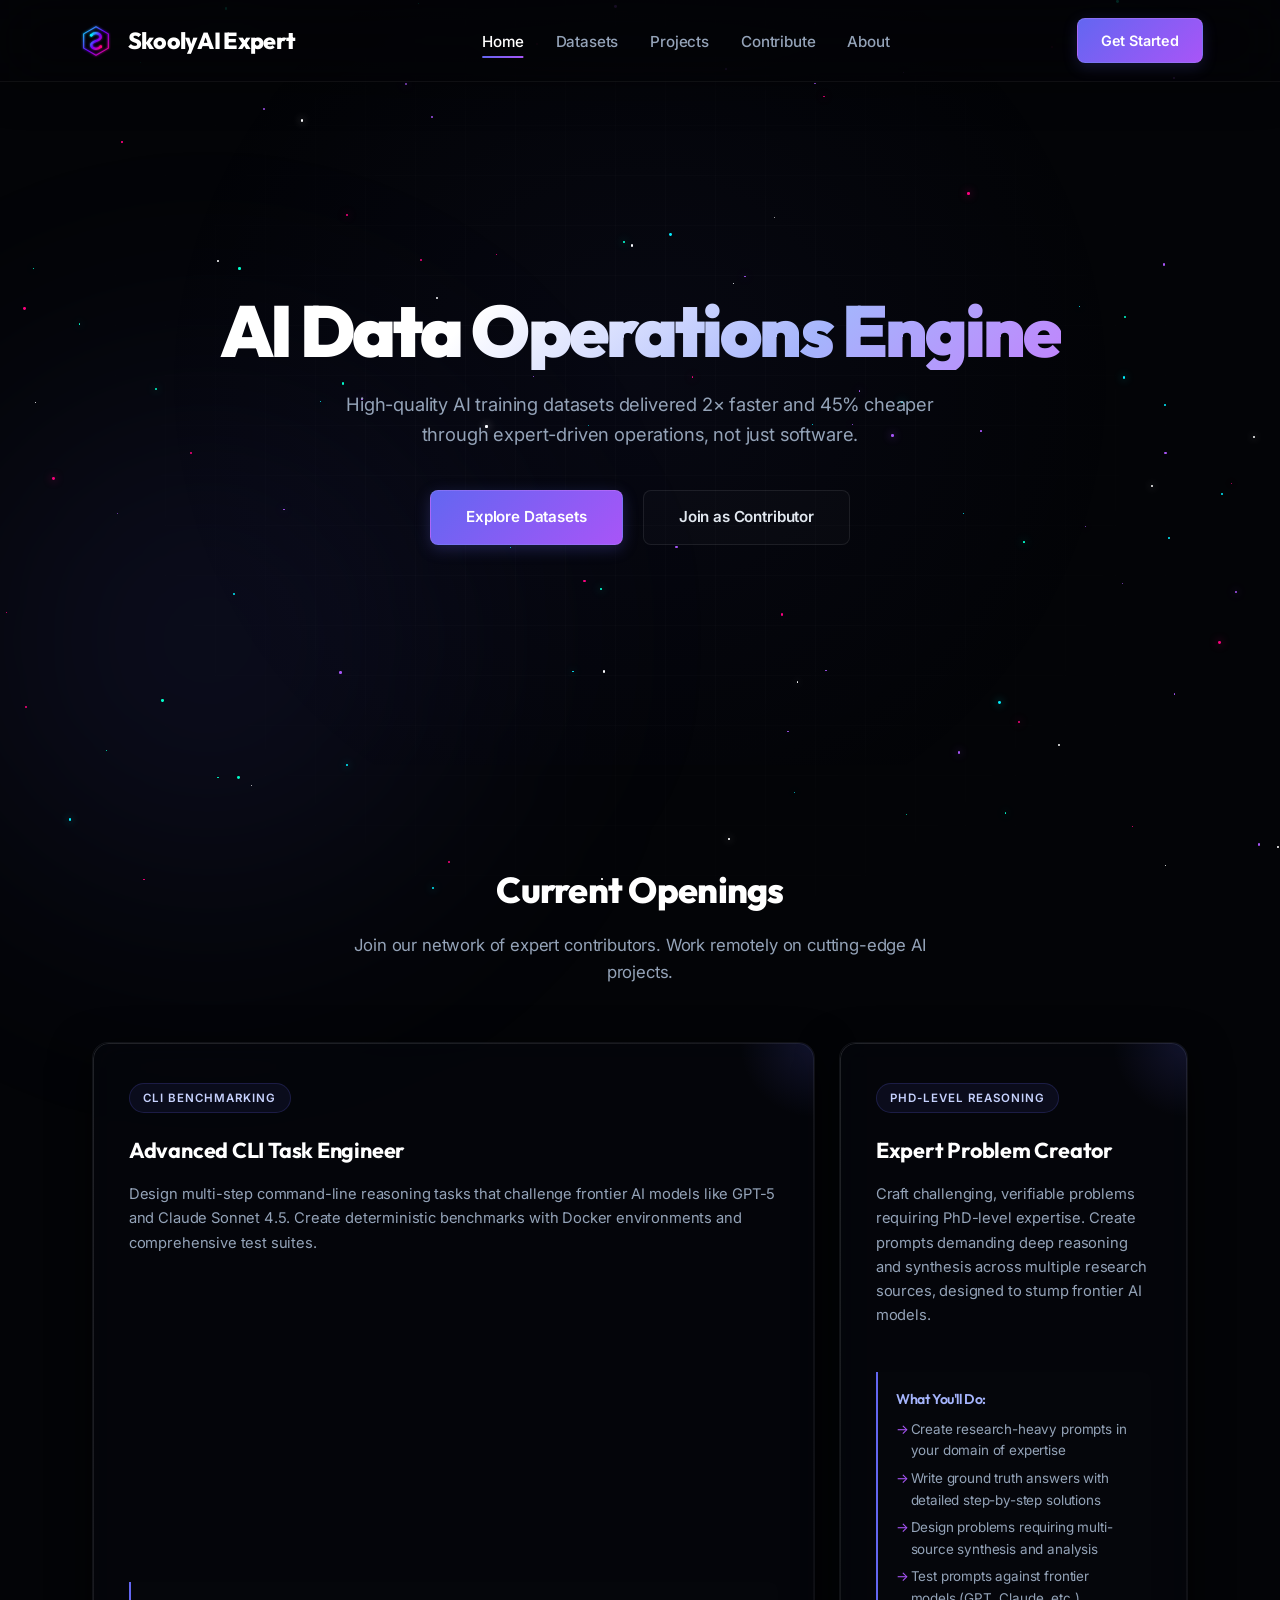
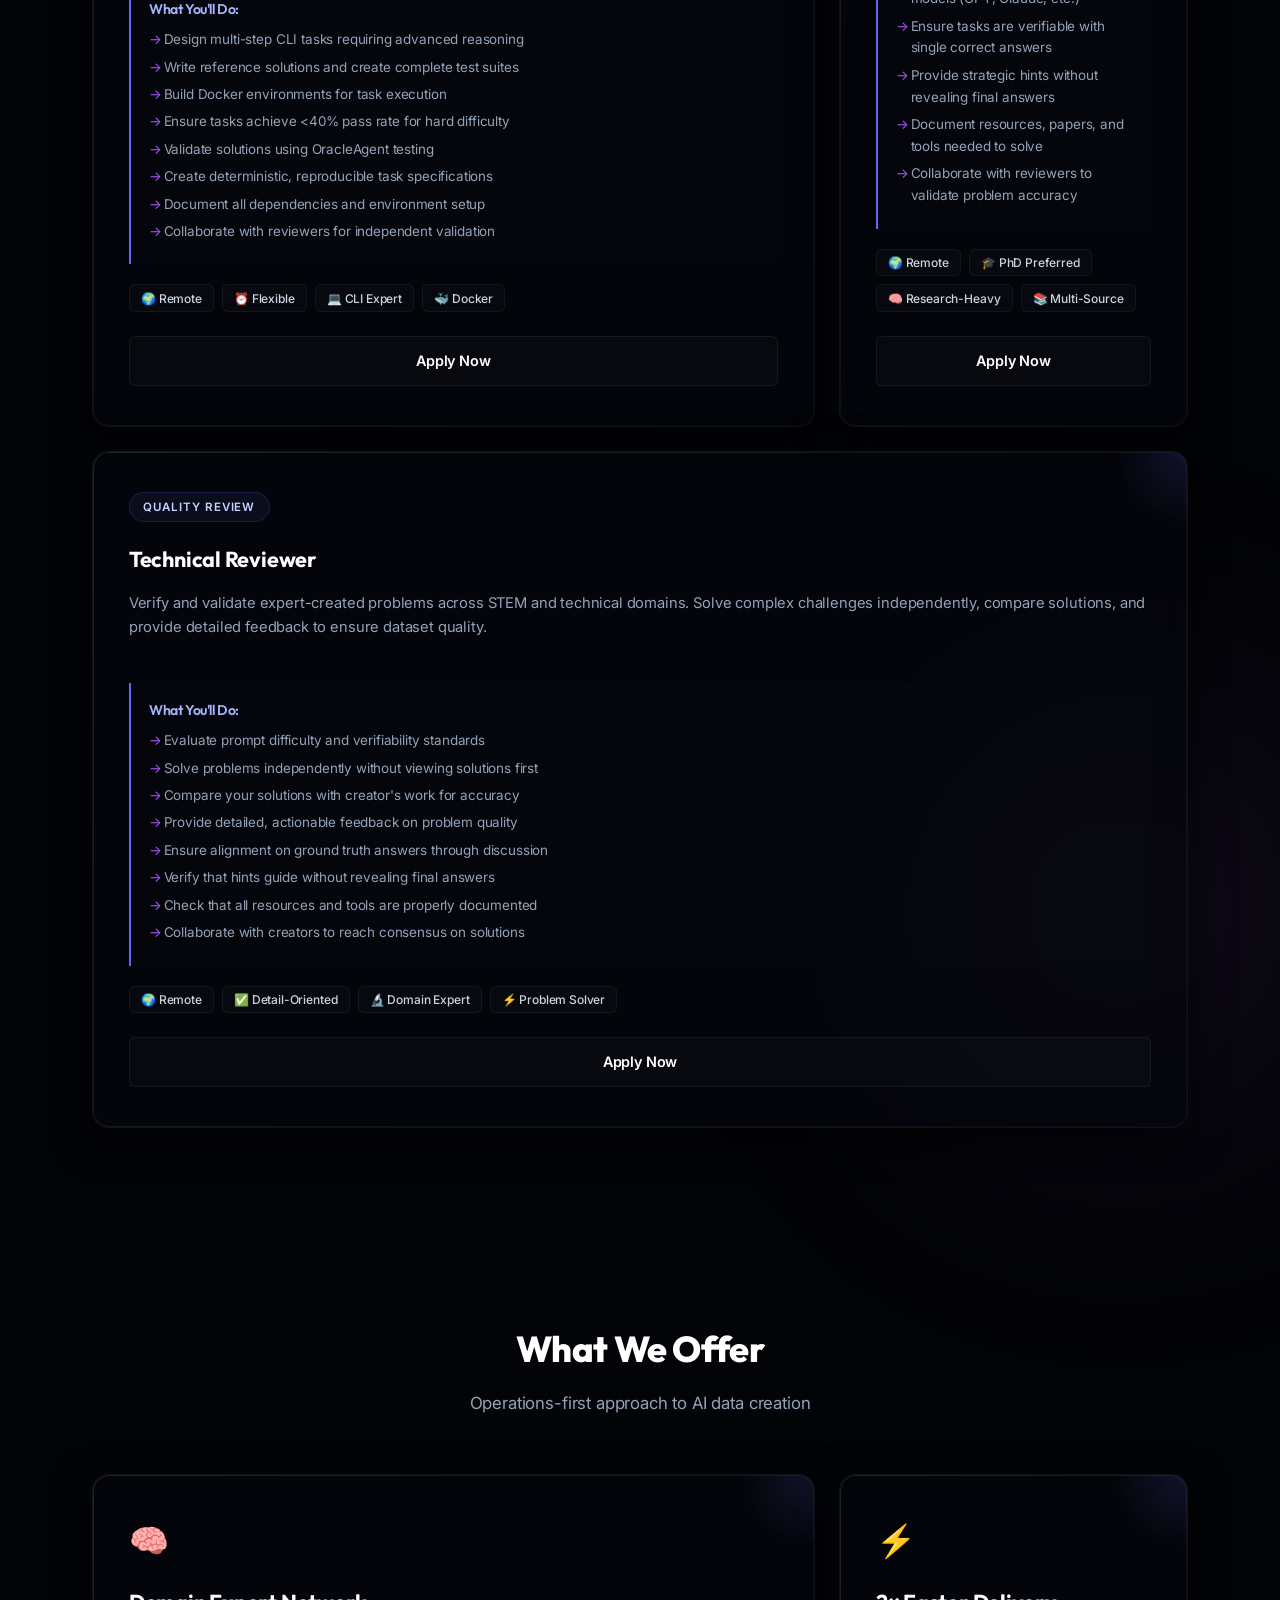
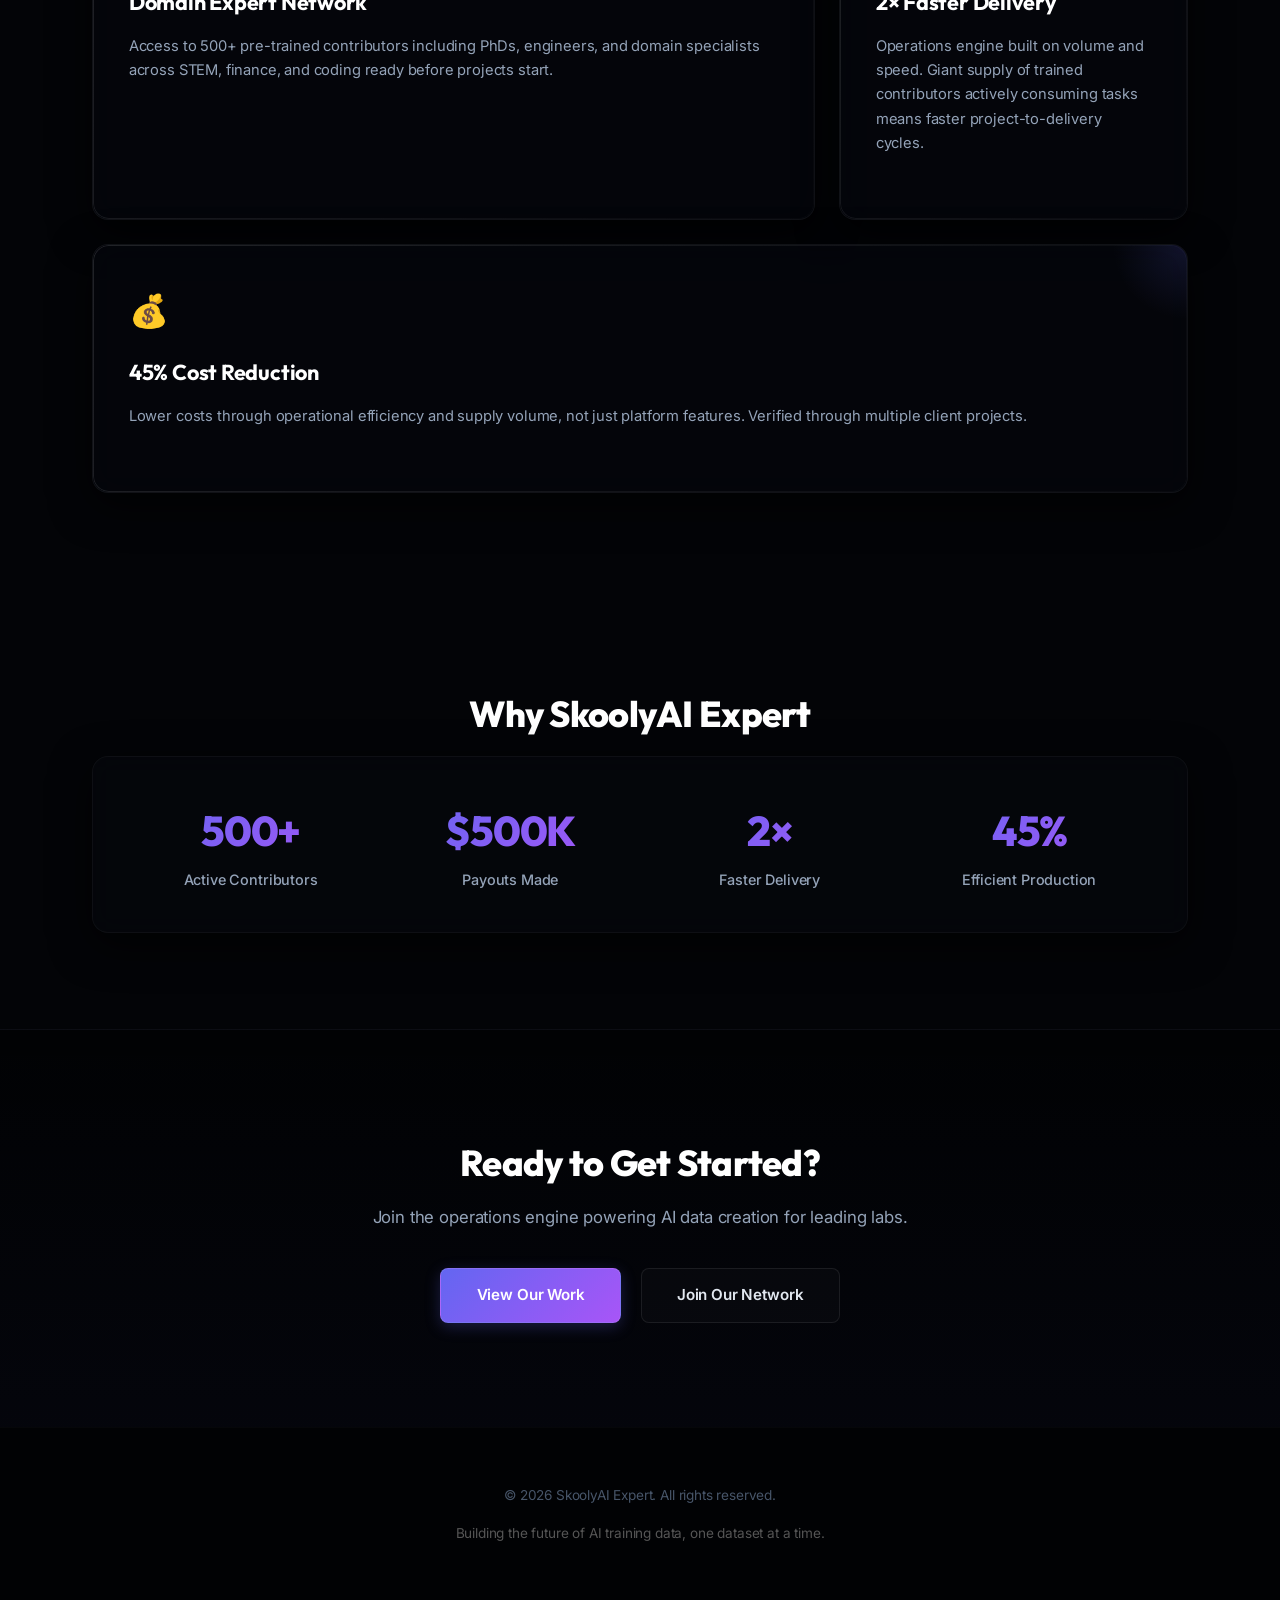
<file: index.html>
<!DOCTYPE html>
<html lang="en">
<head>
    <meta charset="UTF-8">
    <meta name="viewport" content="width=device-width, initial-scale=1.0">
    <title>SkoolyAI Expert - Premium AI Training Datasets</title>
        <link rel="icon" type="image/svg+xml" href="data:image/svg+xml,%3Csvg xmlns='http://www.w3.org/2000/svg' viewBox='0 0 200 200'%3E%3Cdefs%3E%3Cfilter id='logoGlow'%3E%3CfeGaussianBlur stdDeviation='6' result='coloredBlur'/%3E%3CfeMerge%3E%3CfeMergeNode in='coloredBlur'/%3E%3CfeMergeNode in='SourceGraphic'/%3E%3C/feMerge%3E%3C/filter%3E%3ClinearGradient id='logoGrad' x1='0%25' y1='0%25' x2='100%25' y2='100%25'%3E%3Cstop offset='0%25' stop-color='%2300f0ff' /%3E%3Cstop offset='50%25' stop-color='%237000ff' /%3E%3Cstop offset='100%25' stop-color='%23ff007f' /%3E%3C/linearGradient%3E%3C/defs%3E%3Cg filter='url(%23logoGlow)'%3E%3Cpolygon points='100,25 165,62.5 165,137.5 100,175 35,137.5 35,62.5' stroke='url(%23logoGrad)' stroke-width='6' fill='none' stroke-linejoin='round'/%3E%3Cpath d='M 75,70 C 95,50 125,60 125,80 C 125,100 75,100 75,120 C 75,140 105,150 125,130' stroke='url(%23logoGrad)' stroke-width='12' stroke-linecap='round' fill='none' /%3E%3Ccircle cx='75' cy='70' r='7' fill='%2300f0ff' /%3E%3Ccircle cx='125' cy='130' r='7' fill='%23ff007f' /%3E%3C/g%3E%3C/svg%3E">
    <link rel="stylesheet" href="style.css">
</head>
<body>
    <!-- Ambient glows -->
    <div class="ambient-glow"></div>
    <div class="ambient-glow-2"></div>

    <!-- Starfield Background -->
    <div class="stars" id="starfield"></div>

    <nav class="nav">
        <a href="index.html" class="logo">
                        <div class="logo-icon">
                <svg viewBox="0 0 200 200" xmlns="http://www.w3.org/2000/svg">
                    <defs>
                        <filter id="logoGlow">
                            <feGaussianBlur stdDeviation="6" result="coloredBlur"/>
                            <feMerge>
                                <feMergeNode in="coloredBlur"/>
                                <feMergeNode in="SourceGraphic"/>
                            </feMerge>
                        </filter>
                        <linearGradient id="logoGrad" x1="0%" y1="0%" x2="100%" y2="100%">
                            <stop offset="0%" stop-color="#00f0ff" />
                            <stop offset="50%" stop-color="#7000ff" />
                            <stop offset="100%" stop-color="#ff007f" />
                        </linearGradient>
                    </defs>
                    <g filter="url(#logoGlow)">
                        <polygon points="100,25 165,62.5 165,137.5 100,175 35,137.5 35,62.5" stroke="url(#logoGrad)" stroke-width="6" fill="none" stroke-linejoin="round"/>
                        <path d="M 75,70 C 95,50 125,60 125,80 C 125,100 75,100 75,120 C 75,140 105,150 125,130" stroke="url(#logoGrad)" stroke-width="12" stroke-linecap="round" fill="none" />
                        <circle cx="75" cy="70" r="7" fill="#00f0ff" />
                        <circle cx="125" cy="130" r="7" fill="#ff007f" />
                    </g>
                </svg>
            </div>
            <span>SkoolyAI Expert</span>
        </a>
        <div class="hamburger" id="hamburger">
            <span></span>
            <span></span>
            <span></span>
        </div>
        <ul class="nav-links" id="navLinks">
            <li><a href="index.html" class="active">Home</a></li>
            <li><a href="datasets.html">Datasets</a></li>
            <li><a href="projects.html">Projects</a></li>
            <li><a href="contribute.html">Contribute</a></li>
            <li><a href="about.html">About</a></li>
        </ul>
        <a href="get-started.html" class="cta-button">Get Started</a>
    </nav>

    <section class="hero">
        <div class="hero-content">
            <h1>AI Data Operations Engine</h1>
            <p>High-quality AI training datasets delivered 2× faster and 45% cheaper through expert-driven operations, not just software.</p>
            <div class="hero-buttons">
                <a href="datasets.html" class="button-primary">Explore Datasets</a>
                <a href="contribute.html" class="button-secondary">Join as Contributor</a>
            </div>
        </div>
    </section>

    <section class="section">
        <h2 class="section-title">Current Openings</h2>
        <p class="section-subtitle">Join our network of expert contributors. Work remotely on cutting-edge AI projects.</p>
        
        <div class="bento-grid">
            <div class="opening-card span-2">
                <span class="opening-badge">CLI Benchmarking</span>
                <h3>Advanced CLI Task Engineer</h3>
                <p>Design multi-step command-line reasoning tasks that challenge frontier AI models like GPT-5 and Claude Sonnet 4.5. Create deterministic benchmarks with Docker environments and comprehensive test suites.</p>
                
                <div class="opening-requirements">
                    <h4>What You'll Do:</h4>
                    <ul>
                        <li>Design multi-step CLI tasks requiring advanced reasoning</li>
                        <li>Write reference solutions and create complete test suites</li>
                        <li>Build Docker environments for task execution</li>
                        <li>Ensure tasks achieve &lt;40% pass rate for hard difficulty</li>
                        <li>Validate solutions using OracleAgent testing</li>
                        <li>Create deterministic, reproducible task specifications</li>
                        <li>Document all dependencies and environment setup</li>
                        <li>Collaborate with reviewers for independent validation</li>
                    </ul>
                </div>
                
                <div class="opening-tags">
                    <span class="tag">🌍 Remote</span>
                    <span class="tag">⏰ Flexible</span>
                    <span class="tag">💻 CLI Expert</span>
                    <span class="tag">🐳 Docker</span>
                </div>
                <a href="contribute.html" class="apply-btn">Apply Now</a>
            </div>

            <div class="opening-card">
                <span class="opening-badge">PhD-Level Reasoning</span>
                <h3>Expert Problem Creator</h3>
                <p>Craft challenging, verifiable problems requiring PhD-level expertise. Create prompts demanding deep reasoning and synthesis across multiple research sources, designed to stump frontier AI models.</p>
                
                <div class="opening-requirements">
                    <h4>What You'll Do:</h4>
                    <ul>
                        <li>Create research-heavy prompts in your domain of expertise</li>
                        <li>Write ground truth answers with detailed step-by-step solutions</li>
                        <li>Design problems requiring multi-source synthesis and analysis</li>
                        <li>Test prompts against frontier models (GPT, Claude, etc.)</li>
                        <li>Ensure tasks are verifiable with single correct answers</li>
                        <li>Provide strategic hints without revealing final answers</li>
                        <li>Document resources, papers, and tools needed to solve</li>
                        <li>Collaborate with reviewers to validate problem accuracy</li>
                    </ul>
                </div>
                
                <div class="opening-tags">
                    <span class="tag">🌍 Remote</span>
                    <span class="tag">🎓 PhD Preferred</span>
                    <span class="tag">🧠 Research-Heavy</span>
                    <span class="tag">📚 Multi-Source</span>
                </div>
                <a href="contribute.html" class="apply-btn">Apply Now</a>
            </div>

            <div class="opening-card span-3">
                <span class="opening-badge">Quality Review</span>
                <h3>Technical Reviewer</h3>
                <p>Verify and validate expert-created problems across STEM and technical domains. Solve complex challenges independently, compare solutions, and provide detailed feedback to ensure dataset quality.</p>
                
                <div class="opening-requirements">
                    <h4>What You'll Do:</h4>
                    <ul>
                        <li>Evaluate prompt difficulty and verifiability standards</li>
                        <li>Solve problems independently without viewing solutions first</li>
                        <li>Compare your solutions with creator's work for accuracy</li>
                        <li>Provide detailed, actionable feedback on problem quality</li>
                        <li>Ensure alignment on ground truth answers through discussion</li>
                        <li>Verify that hints guide without revealing final answers</li>
                        <li>Check that all resources and tools are properly documented</li>
                        <li>Collaborate with creators to reach consensus on solutions</li>
                    </ul>
                </div>
                
                <div class="opening-tags">
                    <span class="tag">🌍 Remote</span>
                    <span class="tag">✅ Detail-Oriented</span>
                    <span class="tag">🔬 Domain Expert</span>
                    <span class="tag">⚡ Problem Solver</span>
                </div>
                <a href="contribute.html" class="apply-btn">Apply Now</a>
            </div>
        </div>
    </section>

    <section class="section">
        <h2 class="section-title">What We Offer</h2>
        <p class="section-subtitle">Operations-first approach to AI data creation</p>
        <div class="bento-grid">
            <div class="feature-card span-2">
                <div class="feature-icon">🧠</div>
                <h3>Domain Expert Network</h3>
                <p>Access to 500+ pre-trained contributors including PhDs, engineers, and domain specialists across STEM, finance, and coding ready before projects start.</p>
            </div>
            <div class="feature-card">
                <div class="feature-icon">⚡</div>
                <h3>2× Faster Delivery</h3>
                <p>Operations engine built on volume and speed. Giant supply of trained contributors actively consuming tasks means faster project-to-delivery cycles.</p>
            </div>
            <div class="feature-card span-3">
                <div class="feature-icon">💰</div>
                <h3>45% Cost Reduction</h3>
                <p>Lower costs through operational efficiency and supply volume, not just platform features. Verified through multiple client projects.</p>
            </div>
        </div>
    </section>

    <section class="section">
        <h2 class="section-title">Why SkoolyAI Expert</h2>
        <div class="stats">
            <div class="stat-item">
                <h4>500+</h4>
                <p>Active Contributors</p>
            </div>
            <div class="stat-item">
                <h4>$500K</h4>
                <p>Payouts Made</p>
            </div>
            <div class="stat-item">
                <h4>2×</h4>
                <p>Faster Delivery</p>
            </div>
            <div class="stat-item">
                <h4>45%</h4>
                <p>Efficient Production</p>
            </div>
        </div>
    </section>

    <section class="cta-section">
        <h2>Ready to Get Started?</h2>
        <p>Join the operations engine powering AI data creation for leading labs.</p>
        <div class="hero-buttons">
            <a href="datasets.html" class="button-primary">View Our Work</a>
            <a href="contribute.html" class="button-secondary">Join Our Network</a>
        </div>
    </section>

    <footer>
        <p>&copy; 2026 SkoolyAI Expert. All rights reserved.</p>
        <p style="margin-top: 1rem; color: #555;">Building the future of AI training data, one dataset at a time.</p>
    </footer>

    <script>
        // Generate drifting starfield
        function createStars() {
            const starfield = document.getElementById('starfield');
            const numStars = 110;
            const colors = ['#ffffff', '#00f0ff', '#ff007f', '#a855f7', '#00ffcc'];
            
            for (let i = 0; i < numStars; i++) {
                const star = document.createElement('div');
                star.className = 'star';
                
                const size = Math.random() * 2.2 + 0.8;
                star.style.width = `${size}px`;
                star.style.height = `${size}px`;
                star.style.left = `${Math.random() * 100}%`;
                star.style.top = `${Math.random() * 100}%`;
                star.style.animationDelay = `${Math.random() * 4}s`;
                star.style.animationDuration = `${Math.random() * 4 + 3}s, ${Math.random() * 15 + 15}s`;
                star.style.background = colors[Math.floor(Math.random() * colors.length)];
                
                // Add soft neon shadow to glowing stars
                if (Math.random() > 0.6) {
                    star.style.boxShadow = `0 0 8px ${star.style.background}`;
                }
                
                starfield.appendChild(star);
            }
        }

        createStars();

        // Smooth scrolling
        document.querySelectorAll('a[href^="#"]').forEach(anchor => {
            anchor.addEventListener('click', function (e) {
                e.preventDefault();
                const target = document.querySelector(this.getAttribute('href'));
                if (target) {
                    target.scrollIntoView({ behavior: 'smooth', block: 'start' });
                }
            });
        });
    </script>
    <script>
    // Hamburger menu
    var hamburger = document.getElementById('hamburger');
    var navLinks = document.getElementById('navLinks');
    if (hamburger && navLinks) {
        hamburger.onclick = function() {
            navLinks.classList.toggle('active');
        };
    }
    </script>
</body>
</html>
</file>
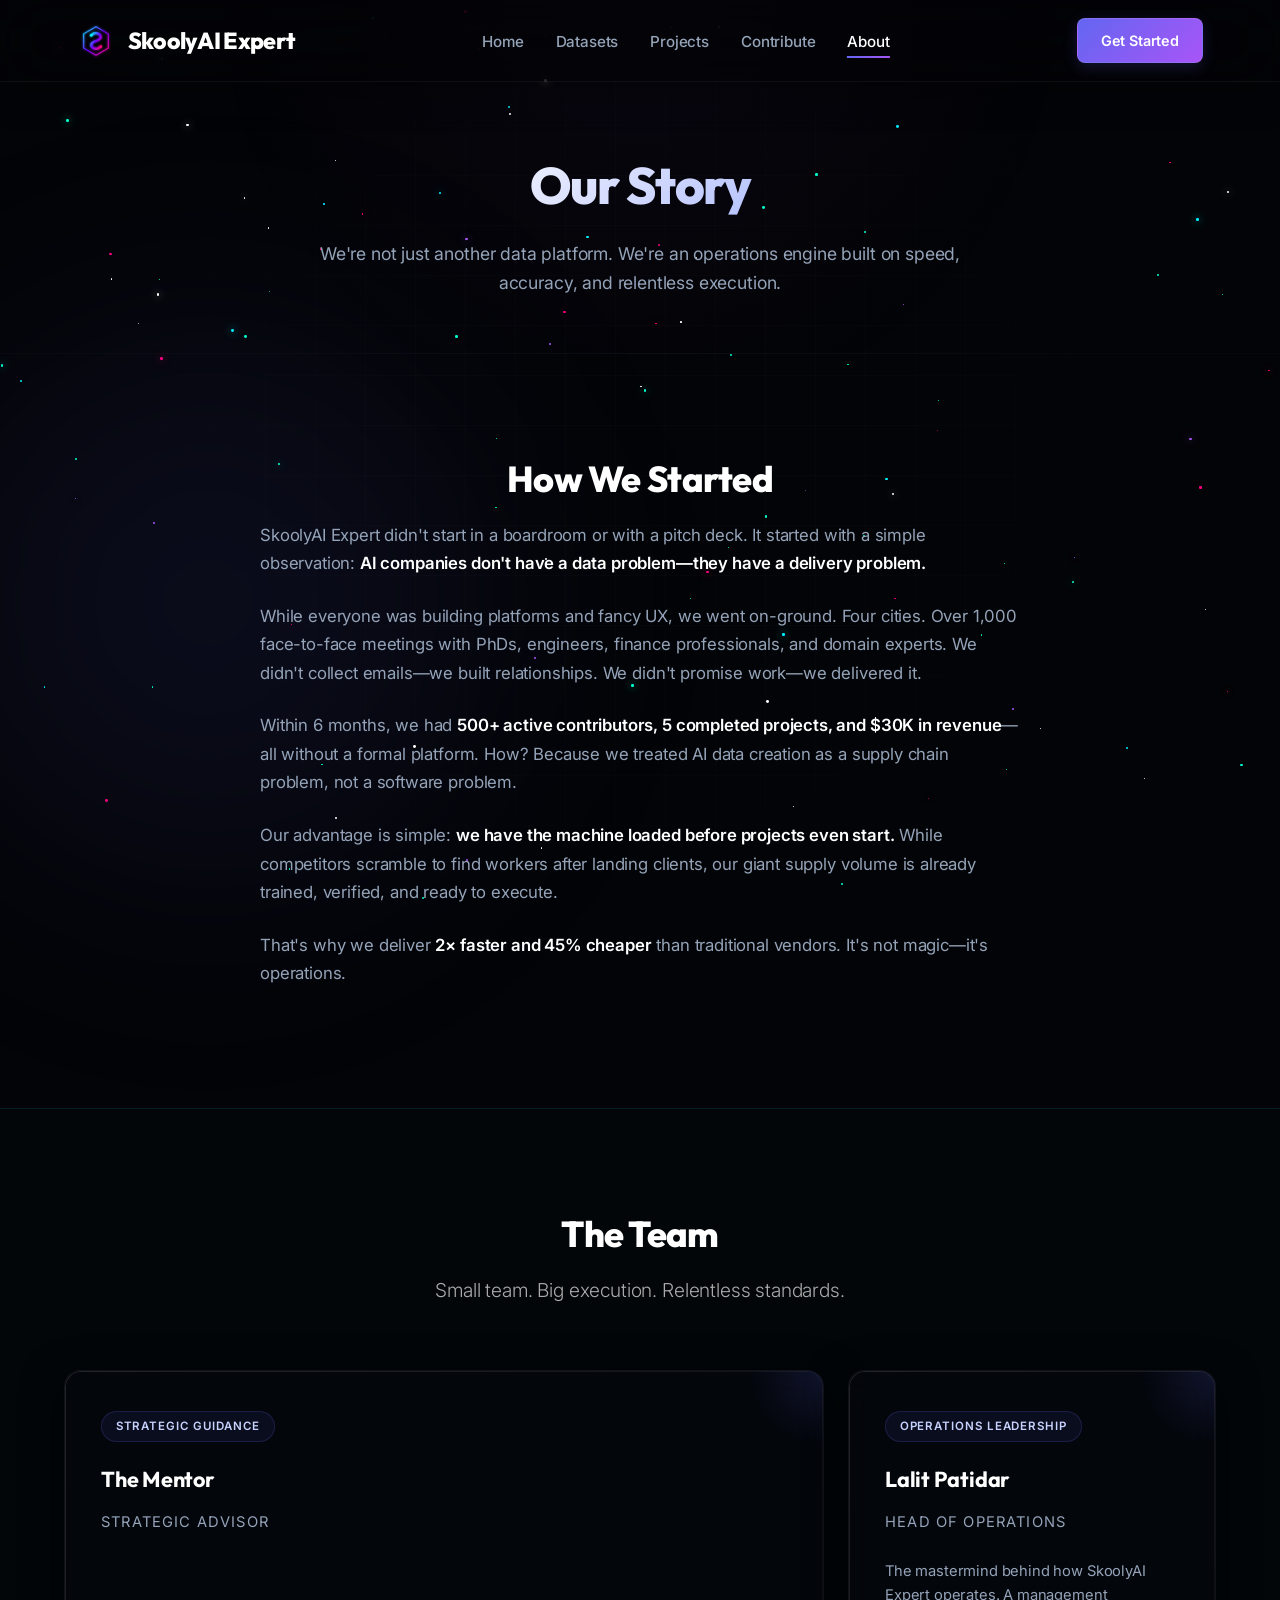
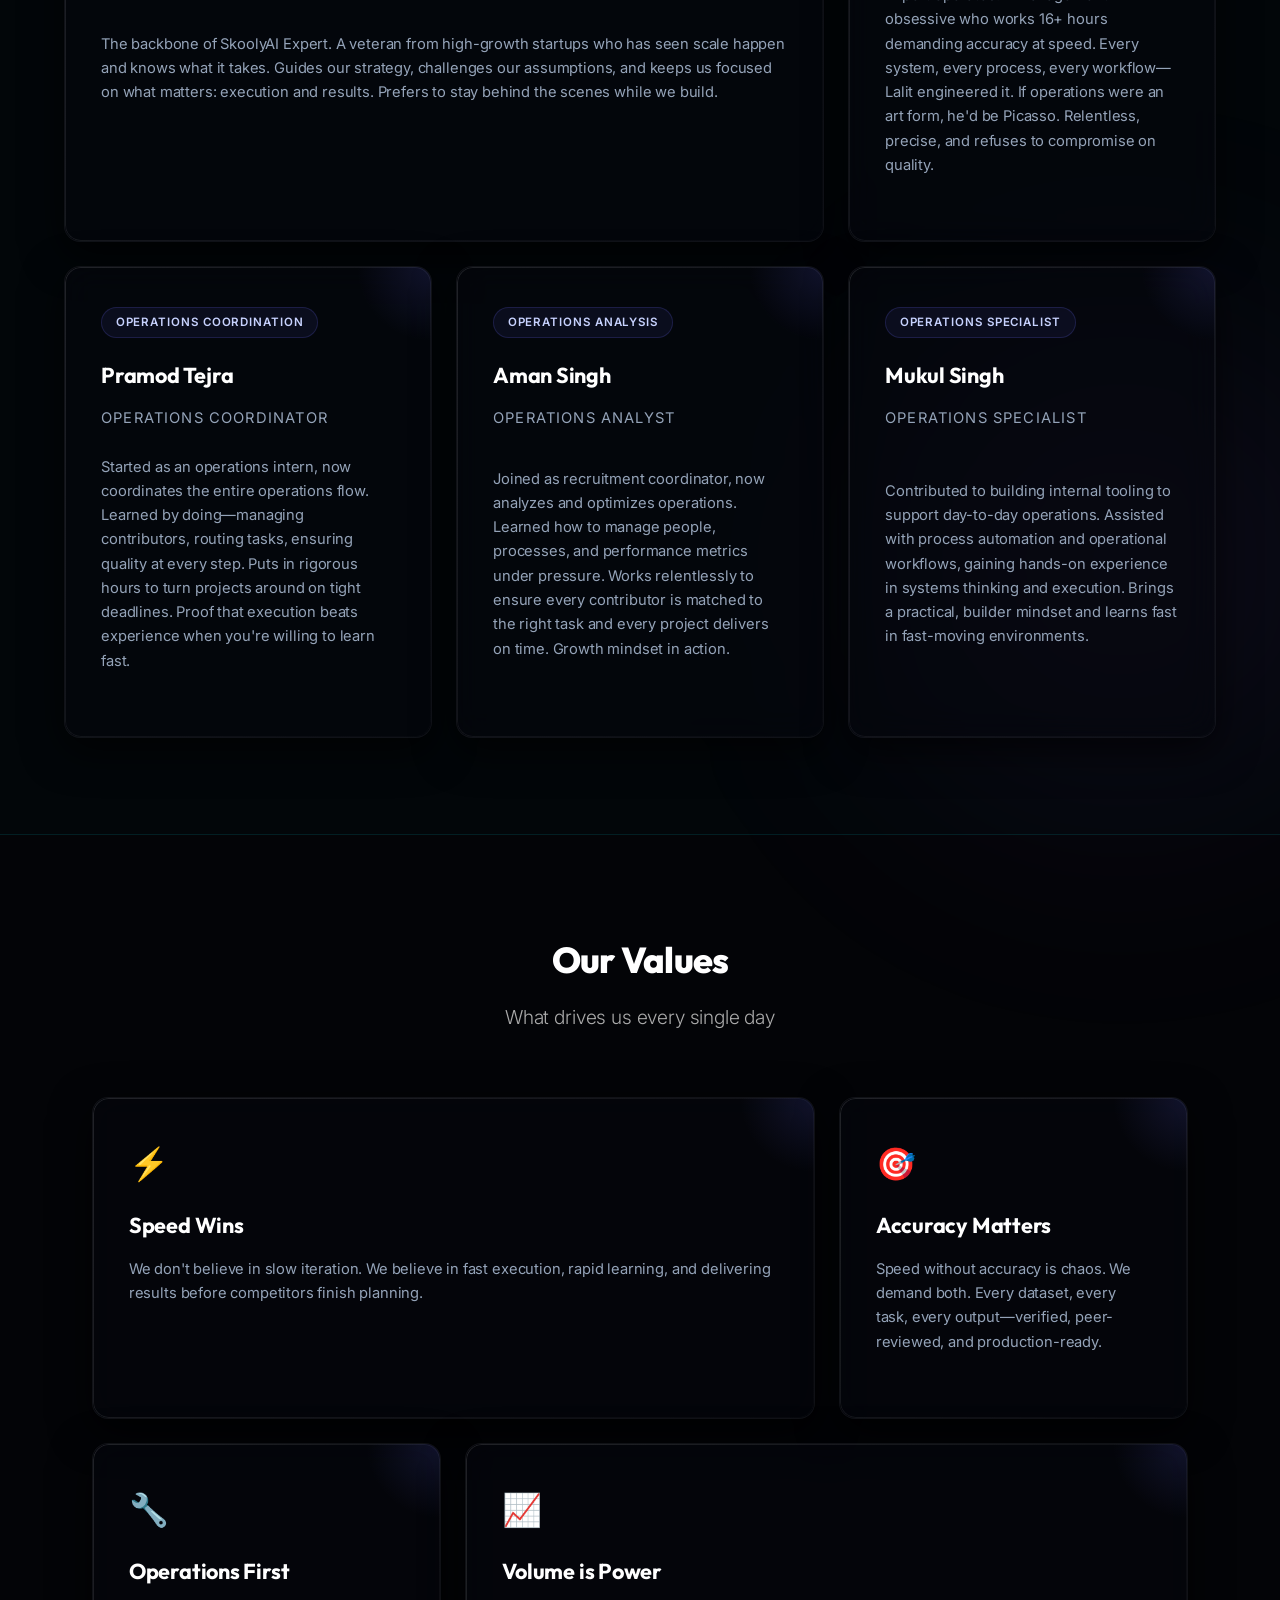
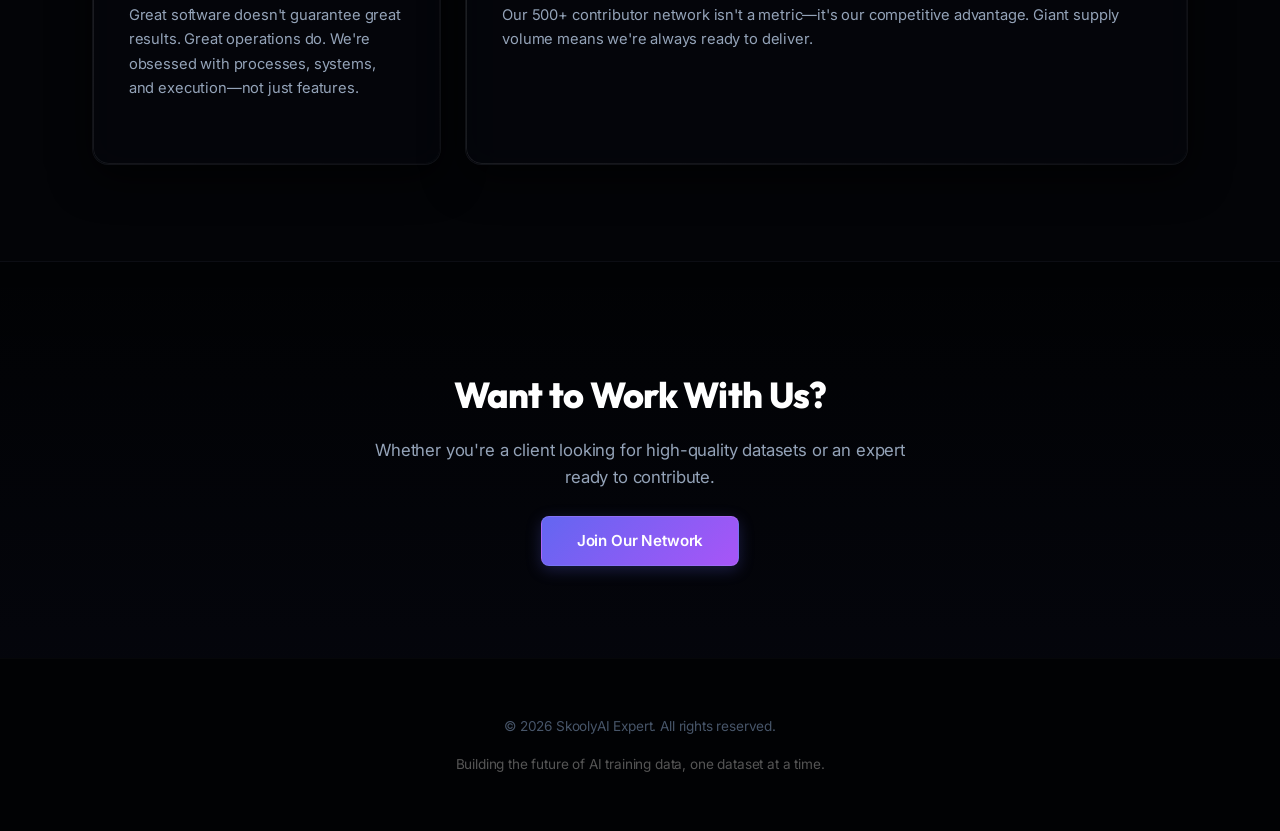
<file: about.html>
<!DOCTYPE html>
<html lang="en">
<head>
    <meta charset="UTF-8">
    <meta name="viewport" content="width=device-width, initial-scale=1.0">
    <title>About Us - SkoolyAI Expert</title>
        <link rel="icon" type="image/svg+xml" href="data:image/svg+xml,%3Csvg xmlns='http://www.w3.org/2000/svg' viewBox='0 0 200 200'%3E%3Cdefs%3E%3Cfilter id='logoGlow'%3E%3CfeGaussianBlur stdDeviation='6' result='coloredBlur'/%3E%3CfeMerge%3E%3CfeMergeNode in='coloredBlur'/%3E%3CfeMergeNode in='SourceGraphic'/%3E%3C/feMerge%3E%3C/filter%3E%3ClinearGradient id='logoGrad' x1='0%25' y1='0%25' x2='100%25' y2='100%25'%3E%3Cstop offset='0%25' stop-color='%2300f0ff' /%3E%3Cstop offset='50%25' stop-color='%237000ff' /%3E%3Cstop offset='100%25' stop-color='%23ff007f' /%3E%3C/linearGradient%3E%3C/defs%3E%3Cg filter='url(%23logoGlow)'%3E%3Cpolygon points='100,25 165,62.5 165,137.5 100,175 35,137.5 35,62.5' stroke='url(%23logoGrad)' stroke-width='6' fill='none' stroke-linejoin='round'/%3E%3Cpath d='M 75,70 C 95,50 125,60 125,80 C 125,100 75,100 75,120 C 75,140 105,150 125,130' stroke='url(%23logoGrad)' stroke-width='12' stroke-linecap='round' fill='none' /%3E%3Ccircle cx='75' cy='70' r='7' fill='%2300f0ff' /%3E%3Ccircle cx='125' cy='130' r='7' fill='%23ff007f' /%3E%3C/g%3E%3C/svg%3E">
    <link rel="stylesheet" href="style.css">
</head>
<body>
    <!-- Ambient glows -->
    <div class="ambient-glow"></div>
    <div class="ambient-glow-2"></div>

    <div class="stars" id="starfield"></div>

    <nav class="nav">
        <a href="index.html" class="logo">
                        <div class="logo-icon">
                <svg viewBox="0 0 200 200" xmlns="http://www.w3.org/2000/svg">
                    <defs>
                        <filter id="logoGlow">
                            <feGaussianBlur stdDeviation="6" result="coloredBlur"/>
                            <feMerge>
                                <feMergeNode in="coloredBlur"/>
                                <feMergeNode in="SourceGraphic"/>
                            </feMerge>
                        </filter>
                        <linearGradient id="logoGrad" x1="0%" y1="0%" x2="100%" y2="100%">
                            <stop offset="0%" stop-color="#00f0ff" />
                            <stop offset="50%" stop-color="#7000ff" />
                            <stop offset="100%" stop-color="#ff007f" />
                        </linearGradient>
                    </defs>
                    <g filter="url(#logoGlow)">
                        <polygon points="100,25 165,62.5 165,137.5 100,175 35,137.5 35,62.5" stroke="url(#logoGrad)" stroke-width="6" fill="none" stroke-linejoin="round"/>
                        <path d="M 75,70 C 95,50 125,60 125,80 C 125,100 75,100 75,120 C 75,140 105,150 125,130" stroke="url(#logoGrad)" stroke-width="12" stroke-linecap="round" fill="none" />
                        <circle cx="75" cy="70" r="7" fill="#00f0ff" />
                        <circle cx="125" cy="130" r="7" fill="#ff007f" />
                    </g>
                </svg>
            </div>
            <span>SkoolyAI Expert</span>
        </a>
        <div class="hamburger" id="hamburger">
            <span></span>
            <span></span>
            <span></span>
        </div>
        <ul class="nav-links" id="navLinks">
            <li><a href="index.html">Home</a></li>
            <li><a href="datasets.html">Datasets</a></li>
            <li><a href="projects.html">Projects</a></li>
            <li><a href="contribute.html">Contribute</a></li>
            <li><a href="about.html" class="active">About</a></li>
        </ul>
        <a href="get-started.html" class="cta-button">Get Started</a>
    </nav>

    <section class="page-header">
        <div>
            <h1>Our Story</h1>
            <p>We're not just another data platform. We're an operations engine built on speed, accuracy, and relentless execution.</p>
        </div>
    </section>

    <section class="section">
        <div class="story-section">
            <h2 class="section-title">How We Started</h2>
            <p>
                SkoolyAI Expert didn't start in a boardroom or with a pitch deck. It started with a simple observation: <span class="highlight">AI companies don't have a data problem—they have a delivery problem.</span>
            </p>
            <p>
                While everyone was building platforms and fancy UX, we went on-ground. Four cities. Over 1,000 face-to-face meetings with PhDs, engineers, finance professionals, and domain experts. We didn't collect emails—we built relationships. We didn't promise work—we delivered it.
            </p>
            <p>
                Within 6 months, we had <span class="highlight">500+ active contributors, 5 completed projects, and $30K in revenue</span>—all without a formal platform. How? Because we treated AI data creation as a supply chain problem, not a software problem.
            </p>
            <p>
                Our advantage is simple: <span class="highlight">we have the machine loaded before projects even start.</span> While competitors scramble to find workers after landing clients, our giant supply volume is already trained, verified, and ready to execute.
            </p>
            <p>
                That's why we deliver <span class="highlight">2× faster and 45% cheaper</span> than traditional vendors. It's not magic—it's operations.
            </p>
        </div>
    </section>

    <section class="section" style="background: rgba(0, 240, 255, 0.01); margin: 0; padding: 6rem 5%; max-width: none; border-top: 1px solid rgba(0, 240, 255, 0.1); border-bottom: 1px solid rgba(0, 240, 255, 0.1);">
        <div style="max-width: 1400px; margin: 0 auto;">
            <h2 class="section-title" style="text-align: center;">The Team</h2>
            <p style="text-align: center; color: #aaa; font-size: 1.2rem; margin-bottom: 4rem; font-weight: 300;">
                Small team. Big execution. Relentless standards.
            </p>

            <div class="bento-grid">
                <div class="team-card span-2">
                    <span class="team-badge">Strategic Guidance</span>
                    <h3>The Mentor</h3>
                    <p class="role">Strategic Advisor</p>
                    <p>
                        The backbone of SkoolyAI Expert. A veteran from high-growth startups who has seen scale happen and knows what it takes. Guides our strategy, challenges our assumptions, and keeps us focused on what matters: execution and results. Prefers to stay behind the scenes while we build.
                    </p>
                </div>

                <div class="team-card">
                    <span class="team-badge">Operations Leadership</span>
                    <h3>Lalit Patidar</h3>
                    <p class="role">Head of Operations</p>
                    <p>
                        The mastermind behind how SkoolyAI Expert operates. A management obsessive who works 16+ hours demanding accuracy at speed. Every system, every process, every workflow—Lalit engineered it. If operations were an art form, he'd be Picasso. Relentless, precise, and refuses to compromise on quality.
                    </p>
                </div>

                <div class="team-card">
                    <span class="team-badge">Operations Coordination</span>
                    <h3>Pramod Tejra</h3>
                    <p class="role">Operations Coordinator</p>
                    <p>
                        Started as an operations intern, now coordinates the entire operations flow. Learned by doing—managing contributors, routing tasks, ensuring quality at every step. Puts in rigorous hours to turn projects around on tight deadlines. Proof that execution beats experience when you're willing to learn fast.
                    </p>
                </div>

                <div class="team-card">
                    <span class="team-badge">Operations Analysis</span>
                    <h3>Aman Singh</h3>
                    <p class="role">Operations Analyst</p>
                    <p>
                        Joined as recruitment coordinator, now analyzes and optimizes operations. Learned how to manage people, processes, and performance metrics under pressure. Works relentlessly to ensure every contributor is matched to the right task and every project delivers on time. Growth mindset in action.
                    </p>
                </div>
                <div class="team-card">
                    <span class="team-badge">Operations Specialist</span>
                    <h3>Mukul Singh</h3>
                    <p class="role">Operations Specialist</p>
                    <p>
                        Contributed to building internal tooling to support day-to-day operations. Assisted with process automation and operational workflows, gaining hands-on experience in systems thinking and execution. Brings a practical, builder mindset and learns fast in fast-moving environments.
                    </p>
                </div>
            </div>
        </div>
    </section>

    <section class="section">
        <h2 class="section-title" style="text-align: center;">Our Values</h2>
        <p style="text-align: center; color: #aaa; font-size: 1.2rem; margin-bottom: 4rem; font-weight: 300;">
            What drives us every single day
        </p>

        <div class="bento-grid">
            <div class="value-card span-2">
                <div class="value-icon">⚡</div>
                <h3>Speed Wins</h3>
                <p>We don't believe in slow iteration. We believe in fast execution, rapid learning, and delivering results before competitors finish planning.</p>
            </div>

            <div class="value-card">
                <div class="value-icon">🎯</div>
                <h3>Accuracy Matters</h3>
                <p>Speed without accuracy is chaos. We demand both. Every dataset, every task, every output—verified, peer-reviewed, and production-ready.</p>
            </div>

            <div class="value-card">
                <div class="value-icon">🔧</div>
                <h3>Operations First</h3>
                <p>Great software doesn't guarantee great results. Great operations do. We're obsessed with processes, systems, and execution—not just features.</p>
            </div>

            <div class="value-card span-2">
                <div class="value-icon">📈</div>
                <h3>Volume is Power</h3>
                <p>Our 500+ contributor network isn't a metric—it's our competitive advantage. Giant supply volume means we're always ready to deliver.</p>
            </div>
        </div>
    </section>

    <section class="cta-section">
        <h2>Want to Work With Us?</h2>
        <p>Whether you're a client looking for high-quality datasets or an expert ready to contribute.</p>
        <a href="contribute.html" class="button-primary">Join Our Network</a>
    </section>

    <footer>
        <p>&copy; 2026 SkoolyAI Expert. All rights reserved.</p>
        <p style="margin-top: 1rem; color: #555;">Building the future of AI training data, one dataset at a time.</p>
    </footer>

    <script>
        function createStars() {
            const starfield = document.getElementById('starfield');
            const numStars = 110;
            const colors = ['#ffffff', '#00f0ff', '#ff007f', '#a855f7', '#00ffcc'];
            
            for (let i = 0; i < numStars; i++) {
                const star = document.createElement('div');
                star.className = 'star';
                
                const size = Math.random() * 2.2 + 0.8;
                star.style.width = `${size}px`;
                star.style.height = `${size}px`;
                star.style.left = `${Math.random() * 100}%`;
                star.style.top = `${Math.random() * 100}%`;
                star.style.animationDelay = `${Math.random() * 4}s`;
                star.style.animationDuration = `${Math.random() * 4 + 3}s, ${Math.random() * 15 + 15}s`;
                star.style.background = colors[Math.floor(Math.random() * colors.length)];
                
                if (Math.random() > 0.6) {
                    star.style.boxShadow = `0 0 8px ${star.style.background}`;
                }
                
                starfield.appendChild(star);
            }
        }

        createStars();
    </script>
    <script>
    // Hamburger menu
    var hamburger = document.getElementById('hamburger');
    var navLinks = document.getElementById('navLinks');
    if (hamburger && navLinks) {
        hamburger.onclick = function() {
            navLinks.classList.toggle('active');
        };
    }
    </script>
</body>
</html>
</file>
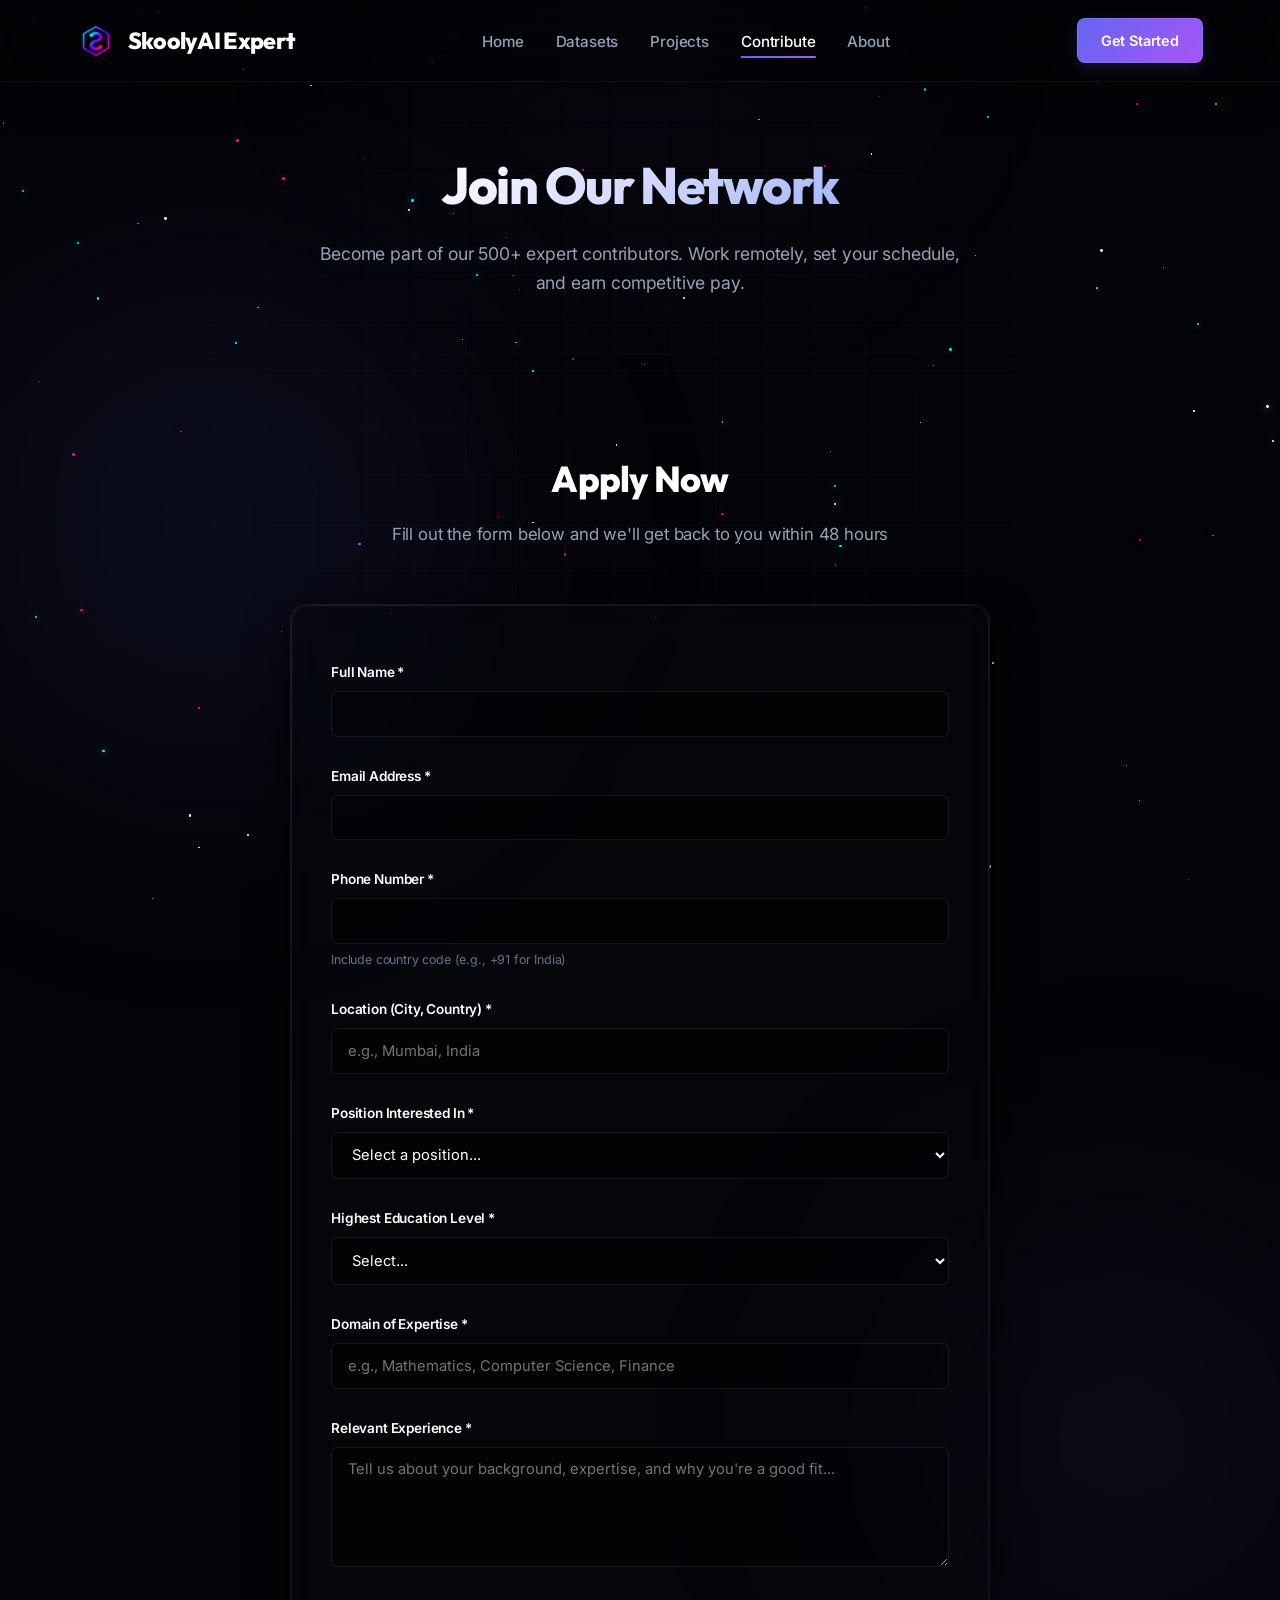
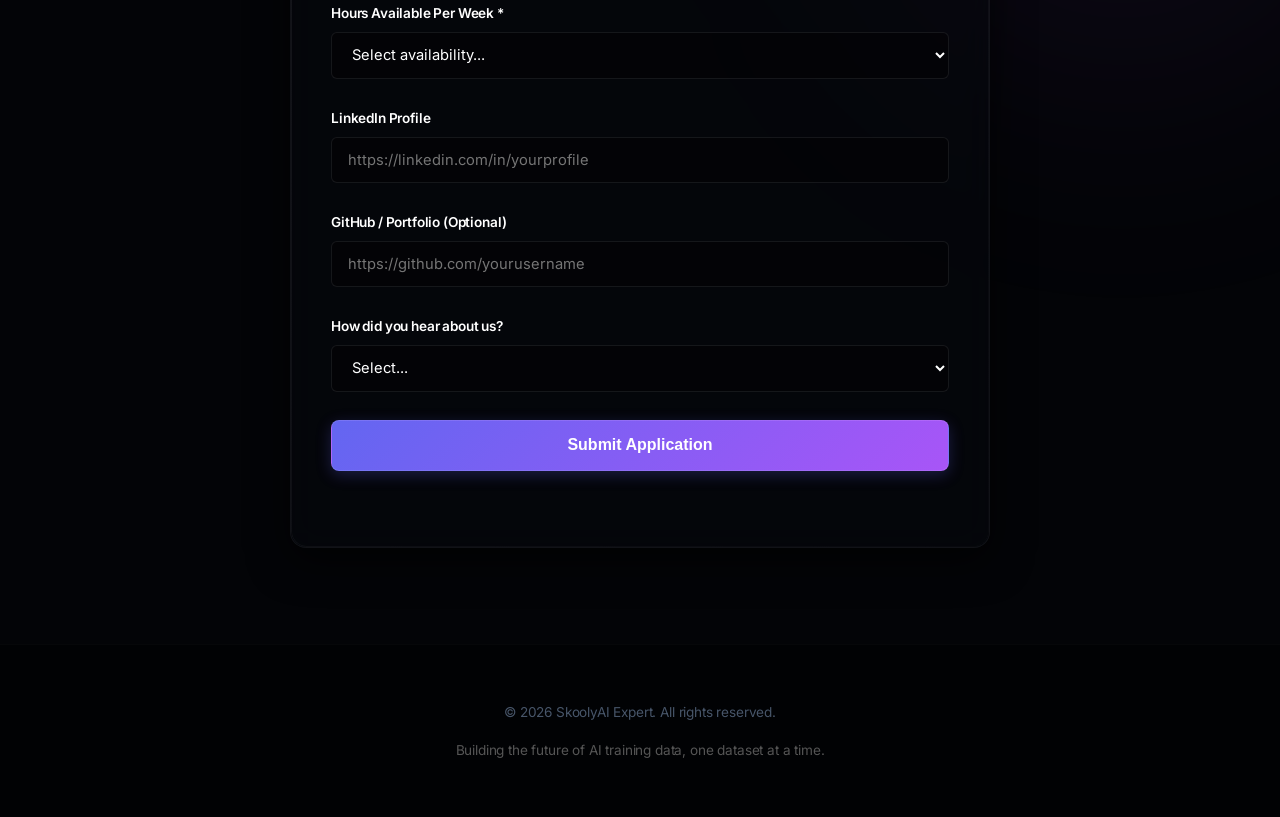
<file: contribute.html>
<!DOCTYPE html>
<html lang="en">
<head>
    <meta charset="UTF-8">
    <meta name="viewport" content="width=device-width, initial-scale=1.0">
    <title>Contribute - SkoolyAI Expert</title>
        <link rel="icon" type="image/svg+xml" href="data:image/svg+xml,%3Csvg xmlns='http://www.w3.org/2000/svg' viewBox='0 0 200 200'%3E%3Cdefs%3E%3Cfilter id='logoGlow'%3E%3CfeGaussianBlur stdDeviation='6' result='coloredBlur'/%3E%3CfeMerge%3E%3CfeMergeNode in='coloredBlur'/%3E%3CfeMergeNode in='SourceGraphic'/%3E%3C/feMerge%3E%3C/filter%3E%3ClinearGradient id='logoGrad' x1='0%25' y1='0%25' x2='100%25' y2='100%25'%3E%3Cstop offset='0%25' stop-color='%2300f0ff' /%3E%3Cstop offset='50%25' stop-color='%237000ff' /%3E%3Cstop offset='100%25' stop-color='%23ff007f' /%3E%3C/linearGradient%3E%3C/defs%3E%3Cg filter='url(%23logoGlow)'%3E%3Cpolygon points='100,25 165,62.5 165,137.5 100,175 35,137.5 35,62.5' stroke='url(%23logoGrad)' stroke-width='6' fill='none' stroke-linejoin='round'/%3E%3Cpath d='M 75,70 C 95,50 125,60 125,80 C 125,100 75,100 75,120 C 75,140 105,150 125,130' stroke='url(%23logoGrad)' stroke-width='12' stroke-linecap='round' fill='none' /%3E%3Ccircle cx='75' cy='70' r='7' fill='%2300f0ff' /%3E%3Ccircle cx='125' cy='130' r='7' fill='%23ff007f' /%3E%3C/g%3E%3C/svg%3E">
    <link rel="stylesheet" href="style.css">
</head>
<body>
    <!-- Ambient glows -->
    <div class="ambient-glow"></div>
    <div class="ambient-glow-2"></div>

    <div class="stars" id="starfield"></div>

    <nav class="nav">
        <a href="index.html" class="logo">
                        <div class="logo-icon">
                <svg viewBox="0 0 200 200" xmlns="http://www.w3.org/2000/svg">
                    <defs>
                        <filter id="logoGlow">
                            <feGaussianBlur stdDeviation="6" result="coloredBlur"/>
                            <feMerge>
                                <feMergeNode in="coloredBlur"/>
                                <feMergeNode in="SourceGraphic"/>
                            </feMerge>
                        </filter>
                        <linearGradient id="logoGrad" x1="0%" y1="0%" x2="100%" y2="100%">
                            <stop offset="0%" stop-color="#00f0ff" />
                            <stop offset="50%" stop-color="#7000ff" />
                            <stop offset="100%" stop-color="#ff007f" />
                        </linearGradient>
                    </defs>
                    <g filter="url(#logoGlow)">
                        <polygon points="100,25 165,62.5 165,137.5 100,175 35,137.5 35,62.5" stroke="url(#logoGrad)" stroke-width="6" fill="none" stroke-linejoin="round"/>
                        <path d="M 75,70 C 95,50 125,60 125,80 C 125,100 75,100 75,120 C 75,140 105,150 125,130" stroke="url(#logoGrad)" stroke-width="12" stroke-linecap="round" fill="none" />
                        <circle cx="75" cy="70" r="7" fill="#00f0ff" />
                        <circle cx="125" cy="130" r="7" fill="#ff007f" />
                    </g>
                </svg>
            </div>
            <span>SkoolyAI Expert</span>
        </a>
        <div class="hamburger" id="hamburger">
            <span></span>
            <span></span>
            <span></span>
        </div>
        <ul class="nav-links" id="navLinks">
            <li><a href="index.html">Home</a></li>
            <li><a href="datasets.html">Datasets</a></li>
            <li><a href="projects.html">Projects</a></li>
            <li><a href="contribute.html" class="active">Contribute</a></li>
            <li><a href="about.html">About</a></li>
        </ul>
        <a href="get-started.html" class="cta-button">Get Started</a>
    </nav>

    <section class="page-header">
        <div>
            <h1>Join Our Network</h1>
            <p>Become part of our 500+ expert contributors. Work remotely, set your schedule, and earn competitive pay.</p>
        </div>
    </section>

    <section class="section">
        <h2 class="section-title">Apply Now</h2>
        <p class="section-subtitle">Fill out the form below and we'll get back to you within 48 hours</p>

        <div class="form-container">
            <form id="applicationForm">
                <input type="text" name="website" class="honeypot" tabindex="-1" autocomplete="off">
                <input type="email" name="confirm_email" class="honeypot" tabindex="-1" autocomplete="off">
                
                <div class="form-group">
                    <label for="name">Full Name *</label>
                    <input type="text" id="name" name="name" required minlength="2" maxlength="100">
                </div>

                <div class="form-group">
                    <label for="email">Email Address *</label>
                    <input type="email" id="email" name="email" required>
                </div>

                <div class="form-group">
                    <label for="phone">Phone Number *</label>
                    <input type="tel" id="phone" name="phone" required pattern="[\+]?[0-9\s\-\(\)]{10,20}">
                    <p class="form-note">Include country code (e.g., +91 for India)</p>
                </div>

                <div class="form-group">
                    <label for="location">Location (City, Country) *</label>
                    <input type="text" id="location" name="location" placeholder="e.g., Mumbai, India" required minlength="3" maxlength="100">
                </div>

                <div class="form-group">
                    <label for="position">Position Interested In *</label>
                    <select id="position" name="position" required>
                        <option value="">Select a position...</option>
                        <option value="cli-engineer">Advanced CLI Task Engineer ($50-75/task)</option>
                        <option value="problem-creator">Expert Problem Creator ($25-35/hour)</option>
                        <option value="reviewer">Technical Reviewer ($40-65/task)</option>
                        <option value="other">Other</option>
                    </select>
                </div>

                <div class="form-group">
                    <label for="education">Highest Education Level *</label>
                    <select id="education" name="education" required>
                        <option value="">Select...</option>
                        <option value="phd">PhD</option>
                        <option value="masters">Master's Degree</option>
                        <option value="bachelors">Bachelor's Degree</option>
                        <option value="other">Other</option>
                    </select>
                </div>

                <div class="form-group">
                    <label for="domain">Domain of Expertise *</label>
                    <input type="text" id="domain" name="domain" placeholder="e.g., Mathematics, Computer Science, Finance" required minlength="3" maxlength="100">
                </div>

                <div class="form-group">
                    <label for="experience">Relevant Experience *</label>
                    <textarea id="experience" name="experience" placeholder="Tell us about your background, expertise, and why you're a good fit..." required minlength="50" maxlength="2000"></textarea>
                </div>

                <div class="form-group">
                    <label for="hours">Hours Available Per Week *</label>
                    <select id="hours" name="hours" required>
                        <option value="">Select availability...</option>
                        <option value="5-10">5-10 hours</option>
                        <option value="10-20">10-20 hours</option>
                        <option value="20-30">20-30 hours</option>
                        <option value="30+">30+ hours</option>
                    </select>
                </div>

                <div class="form-group">
                    <label for="linkedin">LinkedIn Profile</label>
                    <input type="url" id="linkedin" name="linkedin" placeholder="https://linkedin.com/in/yourprofile" maxlength="200">
                </div>

                <div class="form-group">
                    <label for="portfolio">GitHub / Portfolio (Optional)</label>
                    <input type="url" id="portfolio" name="portfolio" placeholder="https://github.com/yourusername" maxlength="200">
                </div>

                <div class="form-group">
                    <label for="referral">How did you hear about us?</label>
                    <select id="referral" name="referral">
                        <option value="">Select...</option>
                        <option value="linkedin">LinkedIn</option>
                        <option value="referral">Referral from friend</option>
                        <option value="job-board">Job Board</option>
                        <option value="twitter">Twitter/X</option>
                        <option value="other">Other</option>
                    </select>
                </div>

                <button type="submit" class="submit-btn">Submit Application</button>

                <div id="formMessage" class="form-message"></div>
            </form>
        </div>
    </section>

    <footer>
        <p>&copy; 2026 SkoolyAI Expert. All rights reserved.</p>
        <p style="margin-top: 1rem; color: #555;">Building the future of AI training data, one dataset at a time.</p>
    </footer>

    <script>
        // Spam Protection System
        const SpamProtection = {
            attempts: [],
            formLoadTime: Date.now(),
            
            checkRateLimit: function() {
                const now = Date.now();
                const oneHour = 60 * 60 * 1000;
                
                this.attempts = this.attempts.filter(time => now - time < oneHour);
                
                if (this.attempts.length >= 3) {
                    return false;
                }
                
                this.attempts.push(now);
                localStorage.setItem('formAttempts', JSON.stringify(this.attempts));
                return true;
            },
            
            checkTimingAttack: function() {
                const timeSinceLoad = Date.now() - this.formLoadTime;
                const minimumTime = 5000; // 5 seconds minimum
                return timeSinceLoad >= minimumTime;
            },
            
            checkHoneypot: function(formData) {
                return !formData.get('website') && !formData.get('confirm_email');
            },
            
            checkSpamKeywords: function(text) {
                const spamPatterns = [
                    /viagra/i,
                    /casino/i,
                    /lottery/i,
                    /click here/i,
                    /buy now/i,
                    /limited time/i,
                    /act now/i,
                    /congratulations/i,
                    /winner/i,
                    /\$\$\$/,
                    /FREE MONEY/i,
                    /http:\/\//gi
                ];
                
                const matches = spamPatterns.filter(pattern => pattern.test(text));
                return matches.length < 2;
            },
            
            validateEmail: function(email) {
                const disposableDomains = [
                    'tempmail',
                    'throwaway',
                    'guerrillamail',
                    '10minutemail',
                    'mailinator',
                    'trashmail'
                ];
                
                const emailLower = email.toLowerCase();
                const hasDisposable = disposableDomains.some(domain => emailLower.includes(domain));
                const emailRegex = /^[^\s@]+@[^\s@]+\.[^\s@]+$/;
                
                return emailRegex.test(email) && !hasDisposable;
            },
            
            init: function() {
                const stored = localStorage.getItem('formAttempts');
                if (stored) {
                    try {
                        this.attempts = JSON.parse(stored);
                    } catch (e) {
                        this.attempts = [];
                    }
                }
            }
        };
        
        SpamProtection.init();
        
        function createStars() {
            const starfield = document.getElementById('starfield');
            const numStars = 110;
            const colors = ['#ffffff', '#00f0ff', '#ff007f', '#a855f7', '#00ffcc'];
            
            for (let i = 0; i < numStars; i++) {
                const star = document.createElement('div');
                star.className = 'star';
                
                const size = Math.random() * 2.2 + 0.8;
                star.style.width = `${size}px`;
                star.style.height = `${size}px`;
                star.style.left = `${Math.random() * 100}%`;
                star.style.top = `${Math.random() * 100}%`;
                star.style.animationDelay = `${Math.random() * 4}s`;
                star.style.animationDuration = `${Math.random() * 4 + 3}s, ${Math.random() * 15 + 15}s`;
                star.style.background = colors[Math.floor(Math.random() * colors.length)];
                
                if (Math.random() > 0.6) {
                    star.style.boxShadow = `0 0 8px ${star.style.background}`;
                }
                
                starfield.appendChild(star);
            }
        }

        createStars();
        
        document.getElementById('applicationForm').addEventListener('submit', async function(e) {
            e.preventDefault();
            
            const submitBtn = document.querySelector('.submit-btn');
            const messageDiv = document.getElementById('formMessage');
            const formData = new FormData(this);
            
            if (!SpamProtection.checkHoneypot(formData)) {
                console.warn('Honeypot triggered');
                messageDiv.className = 'form-message error-message';
                messageDiv.textContent = 'Submission failed. Please try again.';
                messageDiv.style.display = 'block';
                return;
            }
            
            if (!SpamProtection.checkTimingAttack()) {
                messageDiv.className = 'form-message error-message';
                messageDiv.textContent = 'Please take your time to fill out the form carefully.';
                messageDiv.style.display = 'block';
                return;
            }
            
            if (!SpamProtection.checkRateLimit()) {
                messageDiv.className = 'form-message error-message';
                messageDiv.textContent = 'Too many submission attempts. Please try again later.';
                messageDiv.style.display = 'block';
                return;
            }
            
            const email = formData.get('email');
            if (!SpamProtection.validateEmail(email)) {
                messageDiv.className = 'form-message error-message';
                messageDiv.textContent = 'Please provide a valid email address.';
                messageDiv.style.display = 'block';
                return;
            }
            
            const experience = formData.get('experience');
            if (!SpamProtection.checkSpamKeywords(experience)) {
                messageDiv.className = 'form-message error-message';
                messageDiv.textContent = 'Your submission contains suspicious content. Please revise and try again.';
                messageDiv.style.display = 'block';
                return;
            }
            
            submitBtn.disabled = true;
            submitBtn.textContent = 'Submitting...';
            messageDiv.style.display = 'none';
            
            formData.append('timestamp', new Date().toISOString());
            formData.delete('website');
            formData.delete('confirm_email');
            
            try {
                const response = await fetch('https://script.google.com/macros/s/AKfycbxo7v1_ht61fzkdm5H4ERzS5b2C15IFcN7T7sKpHur5kvghZiQa_az-_4fJAz9B3WZT/exec', {
                    method: 'POST',
                    body: formData
                });
                
                const result = await response.json();
                
                if (result.result === 'success') {
                    messageDiv.className = 'form-message success-message';
                    messageDiv.innerHTML = `
                        <strong>Application Submitted Successfully!</strong><br>
                        Thank you for your interest. We'll review your application and get back to you within 48 hours.
                    `;
                    messageDiv.style.display = 'block';
                    document.getElementById('applicationForm').reset();
                    SpamProtection.formLoadTime = Date.now();
                    messageDiv.scrollIntoView({ behavior: 'smooth', block: 'center' });
                } else {
                    throw new Error(result.error || 'Submission failed');
                }
                
            } catch (error) {
                console.error('Submission error:', error);
                messageDiv.className = 'form-message error-message';
                messageDiv.innerHTML = `
                    <strong>Submission Error</strong><br>
                    Sorry, there was an error submitting your application. Please try again or email us directly at contact@skoolyai.com
                `;
                messageDiv.style.display = 'block';
            } finally {
                submitBtn.disabled = false;
                submitBtn.textContent = 'Submit Application';
            }
        });
    </script>
    <script>
    // Hamburger menu
    var hamburger = document.getElementById('hamburger');
    var navLinks = document.getElementById('navLinks');
    if (hamburger && navLinks) {
        hamburger.onclick = function() {
            navLinks.classList.toggle('active');
        };
    }
    </script>
</body>
</html>
</file>
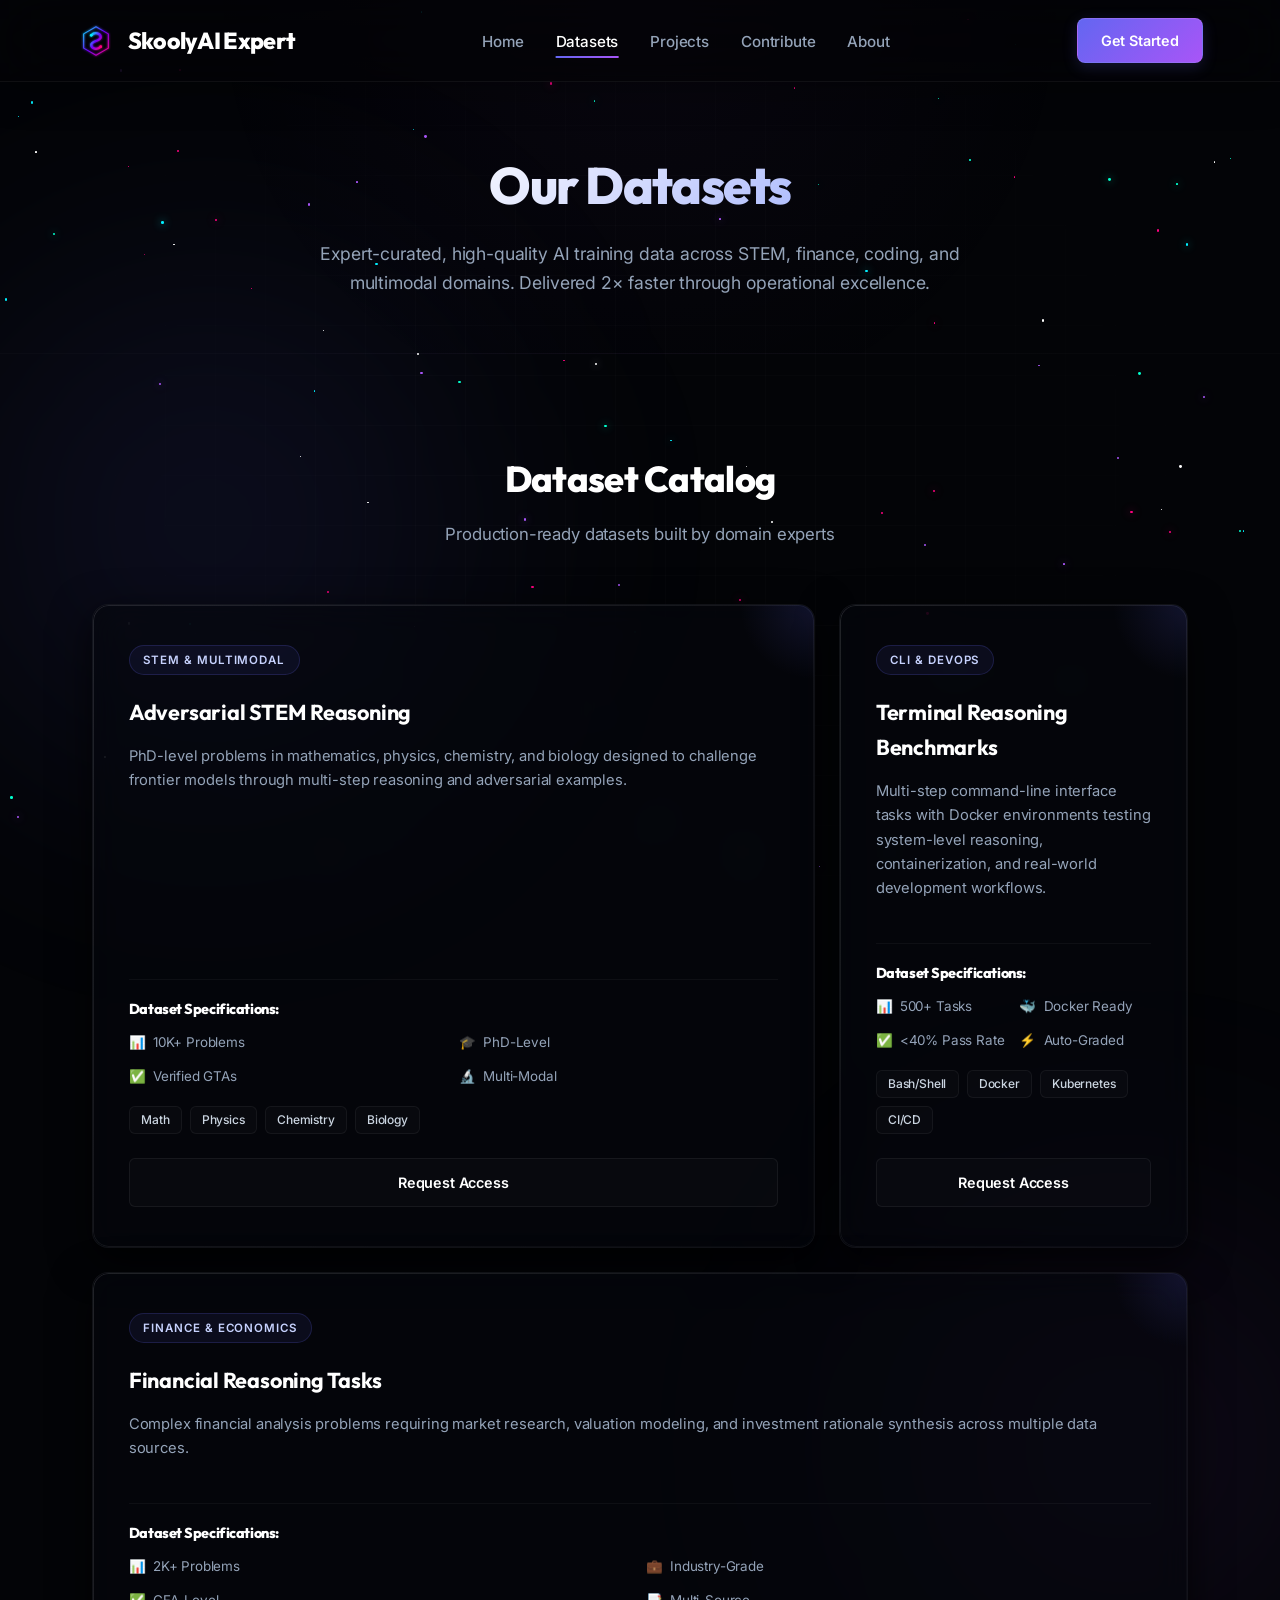
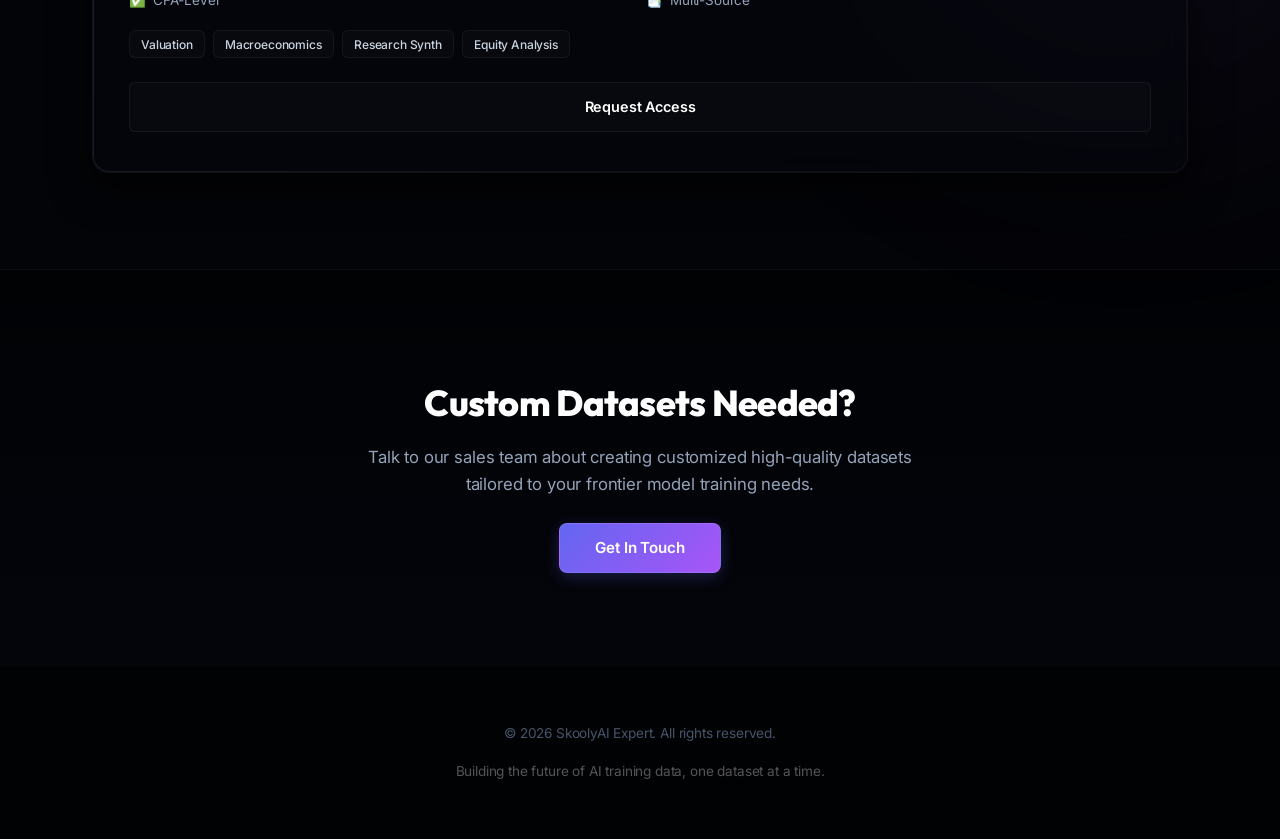
<file: datasets.html>
<!DOCTYPE html>
<html lang="en">
<head>
    <meta charset="UTF-8">
    <meta name="viewport" content="width=device-width, initial-scale=1.0">
    <title>Datasets - SkoolyAI Expert</title>
        <link rel="icon" type="image/svg+xml" href="data:image/svg+xml,%3Csvg xmlns='http://www.w3.org/2000/svg' viewBox='0 0 200 200'%3E%3Cdefs%3E%3Cfilter id='logoGlow'%3E%3CfeGaussianBlur stdDeviation='6' result='coloredBlur'/%3E%3CfeMerge%3E%3CfeMergeNode in='coloredBlur'/%3E%3CfeMergeNode in='SourceGraphic'/%3E%3C/feMerge%3E%3C/filter%3E%3ClinearGradient id='logoGrad' x1='0%25' y1='0%25' x2='100%25' y2='100%25'%3E%3Cstop offset='0%25' stop-color='%2300f0ff' /%3E%3Cstop offset='50%25' stop-color='%237000ff' /%3E%3Cstop offset='100%25' stop-color='%23ff007f' /%3E%3C/linearGradient%3E%3C/defs%3E%3Cg filter='url(%23logoGlow)'%3E%3Cpolygon points='100,25 165,62.5 165,137.5 100,175 35,137.5 35,62.5' stroke='url(%23logoGrad)' stroke-width='6' fill='none' stroke-linejoin='round'/%3E%3Cpath d='M 75,70 C 95,50 125,60 125,80 C 125,100 75,100 75,120 C 75,140 105,150 125,130' stroke='url(%23logoGrad)' stroke-width='12' stroke-linecap='round' fill='none' /%3E%3Ccircle cx='75' cy='70' r='7' fill='%2300f0ff' /%3E%3Ccircle cx='125' cy='130' r='7' fill='%23ff007f' /%3E%3C/g%3E%3C/svg%3E">
    <link rel="stylesheet" href="style.css">
</head>
<body>
    <!-- Ambient glows -->
    <div class="ambient-glow"></div>
    <div class="ambient-glow-2"></div>

    <div class="stars" id="starfield"></div>

    <nav class="nav">
        <a href="index.html" class="logo">
                        <div class="logo-icon">
                <svg viewBox="0 0 200 200" xmlns="http://www.w3.org/2000/svg">
                    <defs>
                        <filter id="logoGlow">
                            <feGaussianBlur stdDeviation="6" result="coloredBlur"/>
                            <feMerge>
                                <feMergeNode in="coloredBlur"/>
                                <feMergeNode in="SourceGraphic"/>
                            </feMerge>
                        </filter>
                        <linearGradient id="logoGrad" x1="0%" y1="0%" x2="100%" y2="100%">
                            <stop offset="0%" stop-color="#00f0ff" />
                            <stop offset="50%" stop-color="#7000ff" />
                            <stop offset="100%" stop-color="#ff007f" />
                        </linearGradient>
                    </defs>
                    <g filter="url(#logoGlow)">
                        <polygon points="100,25 165,62.5 165,137.5 100,175 35,137.5 35,62.5" stroke="url(#logoGrad)" stroke-width="6" fill="none" stroke-linejoin="round"/>
                        <path d="M 75,70 C 95,50 125,60 125,80 C 125,100 75,100 75,120 C 75,140 105,150 125,130" stroke="url(#logoGrad)" stroke-width="12" stroke-linecap="round" fill="none" />
                        <circle cx="75" cy="70" r="7" fill="#00f0ff" />
                        <circle cx="125" cy="130" r="7" fill="#ff007f" />
                    </g>
                </svg>
            </div>
            <span>SkoolyAI Expert</span>
        </a>
        <div class="hamburger" id="hamburger">
            <span></span>
            <span></span>
            <span></span>
        </div>
        <ul class="nav-links" id="navLinks">
            <li><a href="index.html">Home</a></li>
            <li><a href="datasets.html" class="active">Datasets</a></li>
            <li><a href="projects.html">Projects</a></li>
            <li><a href="contribute.html">Contribute</a></li>
            <li><a href="about.html">About</a></li>
        </ul>
        <a href="get-started.html" class="cta-button">Get Started</a>
    </nav>

    <section class="page-header">
        <div>
            <h1>Our Datasets</h1>
            <p>Expert-curated, high-quality AI training data across STEM, finance, coding, and multimodal domains. Delivered 2× faster through operational excellence.</p>
        </div>
    </section>

    <section class="section">
        <h2 class="section-title">Dataset Catalog</h2>
        <p class="section-subtitle">Production-ready datasets built by domain experts</p>
        
        <div class="bento-grid">
            <div class="dataset-card span-2">
                <span class="dataset-badge">STEM & Multimodal</span>
                <h3>Adversarial STEM Reasoning</h3>
                <p>PhD-level problems in mathematics, physics, chemistry, and biology designed to challenge frontier models through multi-step reasoning and adversarial examples.</p>
                
                <div class="dataset-specs">
                    <h4>Dataset Specifications:</h4>
                    <div class="spec-list">
                        <div class="spec-item">
                            <span class="spec-icon">📊</span>
                            <span>10K+ Problems</span>
                        </div>
                        <div class="spec-item">
                            <span class="spec-icon">🎓</span>
                            <span>PhD-Level</span>
                        </div>
                        <div class="spec-item">
                            <span class="spec-icon">✅</span>
                            <span>Verified GTAs</span>
                        </div>
                        <div class="spec-item">
                            <span class="spec-icon">🔬</span>
                            <span>Multi-Modal</span>
                        </div>
                    </div>
                </div>

                <div class="dataset-tags">
                    <span class="tag">Math</span>
                    <span class="tag">Physics</span>
                    <span class="tag">Chemistry</span>
                    <span class="tag">Biology</span>
                </div>

                <a href="get-started.html" class="view-btn">Request Access</a>
            </div>

            <div class="dataset-card">
                <span class="dataset-badge">CLI & DevOps</span>
                <h3>Terminal Reasoning Benchmarks</h3>
                <p>Multi-step command-line interface tasks with Docker environments testing system-level reasoning, containerization, and real-world development workflows.</p>
                
                <div class="dataset-specs">
                    <h4>Dataset Specifications:</h4>
                    <div class="spec-list">
                        <div class="spec-item">
                            <span class="spec-icon">📊</span>
                            <span>500+ Tasks</span>
                        </div>
                        <div class="spec-item">
                            <span class="spec-icon">🐳</span>
                            <span>Docker Ready</span>
                        </div>
                        <div class="spec-item">
                            <span class="spec-icon">✅</span>
                            <span>&lt;40% Pass Rate</span>
                        </div>
                        <div class="spec-item">
                            <span class="spec-icon">⚡</span>
                            <span>Auto-Graded</span>
                        </div>
                    </div>
                </div>

                <div class="dataset-tags">
                    <span class="tag">Bash/Shell</span>
                    <span class="tag">Docker</span>
                    <span class="tag">Kubernetes</span>
                    <span class="tag">CI/CD</span>
                </div>

                <a href="get-started.html" class="view-btn">Request Access</a>
            </div>

            <div class="dataset-card span-3">
                <span class="dataset-badge">Finance & Economics</span>
                <h3>Financial Reasoning Tasks</h3>
                <p>Complex financial analysis problems requiring market research, valuation modeling, and investment rationale synthesis across multiple data sources.</p>
                
                <div class="dataset-specs">
                    <h4>Dataset Specifications:</h4>
                    <div class="spec-list">
                        <div class="spec-item">
                            <span class="spec-icon">📊</span>
                            <span>2K+ Problems</span>
                        </div>
                        <div class="spec-item">
                            <span class="spec-icon">💼</span>
                            <span>Industry-Grade</span>
                        </div>
                        <div class="spec-item">
                            <span class="spec-icon">✅</span>
                            <span>CFA-Level</span>
                        </div>
                        <div class="spec-item">
                            <span class="spec-icon">📑</span>
                            <span>Multi-Source</span>
                        </div>
                    </div>
                </div>

                <div class="dataset-tags">
                    <span class="tag">Valuation</span>
                    <span class="tag">Macroeconomics</span>
                    <span class="tag">Research Synth</span>
                    <span class="tag">Equity Analysis</span>
                </div>

                <a href="get-started.html" class="view-btn">Request Access</a>
            </div>
        </div>
    </section>

    <section class="cta-section">
        <h2>Custom Datasets Needed?</h2>
        <p>Talk to our sales team about creating customized high-quality datasets tailored to your frontier model training needs.</p>
        <a href="get-started.html" class="button-primary">Get In Touch</a>
    </section>

    <footer>
        <p>&copy; 2026 SkoolyAI Expert. All rights reserved.</p>
        <p style="margin-top: 1rem; color: #555;">Building the future of AI training data, one dataset at a time.</p>
    </footer>

    <script>
        function createStars() {
            const starfield = document.getElementById('starfield');
            const numStars = 110;
            const colors = ['#ffffff', '#00f0ff', '#ff007f', '#a855f7', '#00ffcc'];
            
            for (let i = 0; i < numStars; i++) {
                const star = document.createElement('div');
                star.className = 'star';
                
                const size = Math.random() * 2.2 + 0.8;
                star.style.width = `${size}px`;
                star.style.height = `${size}px`;
                star.style.left = `${Math.random() * 100}%`;
                star.style.top = `${Math.random() * 100}%`;
                star.style.animationDelay = `${Math.random() * 4}s`;
                star.style.animationDuration = `${Math.random() * 4 + 3}s, ${Math.random() * 15 + 15}s`;
                star.style.background = colors[Math.floor(Math.random() * colors.length)];
                
                if (Math.random() > 0.6) {
                    star.style.boxShadow = `0 0 8px ${star.style.background}`;
                }
                
                starfield.appendChild(star);
            }
        }

        createStars();
    </script>
    <script>
    // Hamburger menu
    var hamburger = document.getElementById('hamburger');
    var navLinks = document.getElementById('navLinks');
    if (hamburger && navLinks) {
        hamburger.onclick = function() {
            navLinks.classList.toggle('active');
        };
    }
    </script>
</body>
</html>
</file>
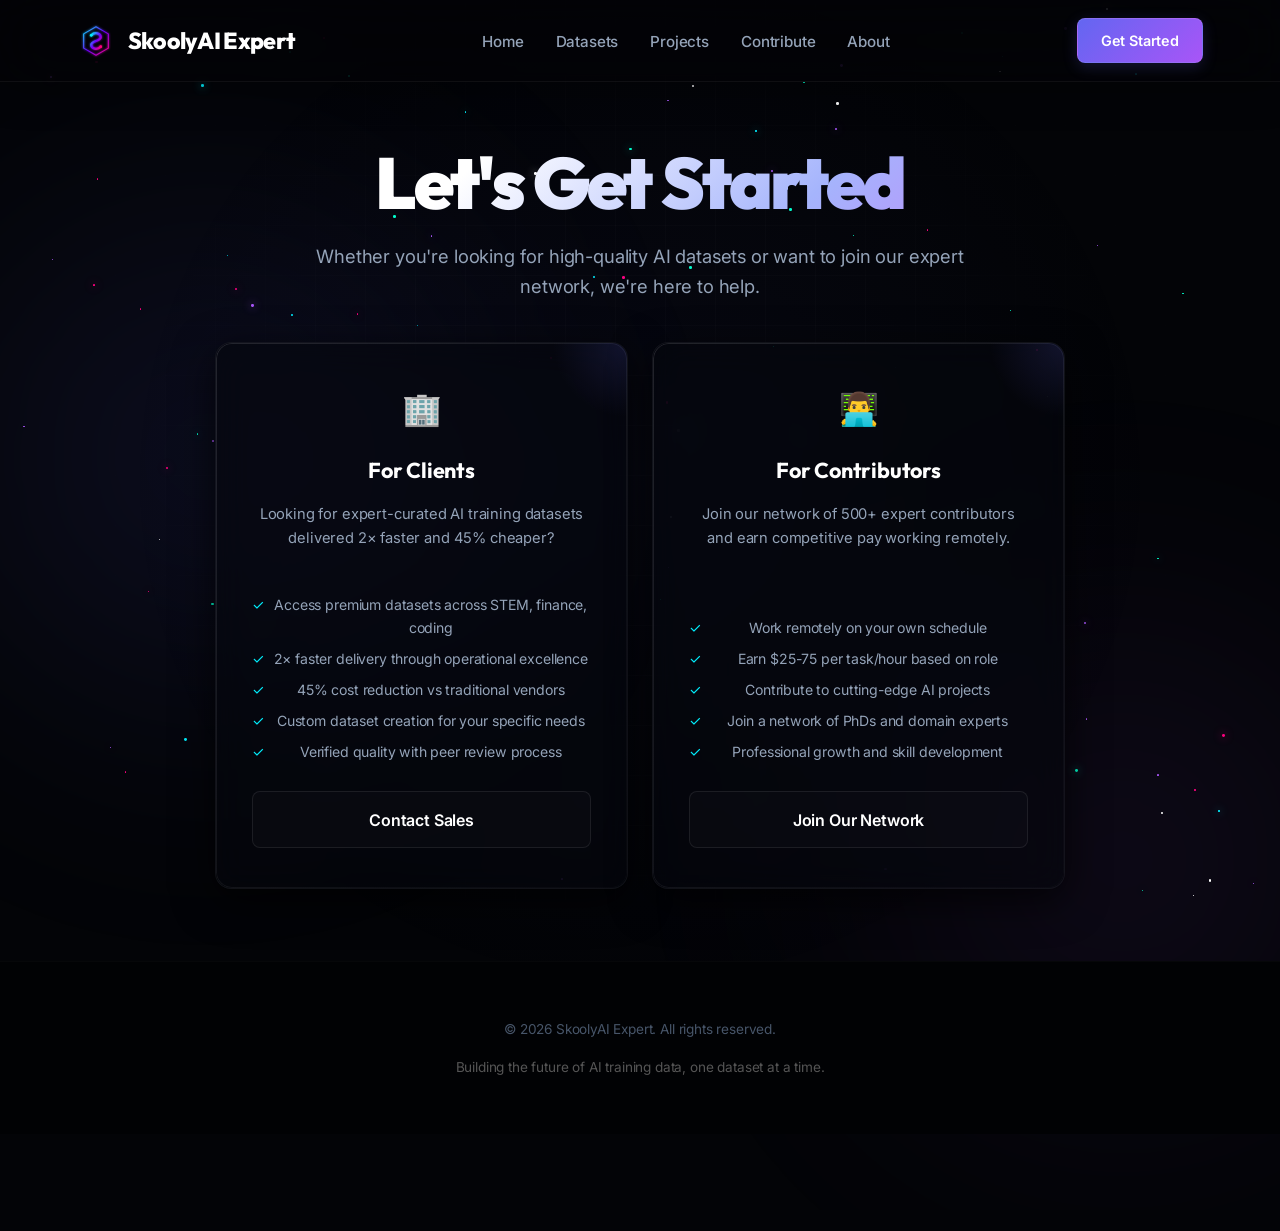
<file: get-started.html>
<!DOCTYPE html>
<html lang="en">
<head>
    <meta charset="UTF-8">
    <meta name="viewport" content="width=device-width, initial-scale=1.0">
    <title>Get Started - SkoolyAI Expert</title>
        <link rel="icon" type="image/svg+xml" href="data:image/svg+xml,%3Csvg xmlns='http://www.w3.org/2000/svg' viewBox='0 0 200 200'%3E%3Cdefs%3E%3Cfilter id='logoGlow'%3E%3CfeGaussianBlur stdDeviation='6' result='coloredBlur'/%3E%3CfeMerge%3E%3CfeMergeNode in='coloredBlur'/%3E%3CfeMergeNode in='SourceGraphic'/%3E%3C/feMerge%3E%3C/filter%3E%3ClinearGradient id='logoGrad' x1='0%25' y1='0%25' x2='100%25' y2='100%25'%3E%3Cstop offset='0%25' stop-color='%2300f0ff' /%3E%3Cstop offset='50%25' stop-color='%237000ff' /%3E%3Cstop offset='100%25' stop-color='%23ff007f' /%3E%3C/linearGradient%3E%3C/defs%3E%3Cg filter='url(%23logoGlow)'%3E%3Cpolygon points='100,25 165,62.5 165,137.5 100,175 35,137.5 35,62.5' stroke='url(%23logoGrad)' stroke-width='6' fill='none' stroke-linejoin='round'/%3E%3Cpath d='M 75,70 C 95,50 125,60 125,80 C 125,100 75,100 75,120 C 75,140 105,150 125,130' stroke='url(%23logoGrad)' stroke-width='12' stroke-linecap='round' fill='none' /%3E%3Ccircle cx='75' cy='70' r='7' fill='%2300f0ff' /%3E%3Ccircle cx='125' cy='130' r='7' fill='%23ff007f' /%3E%3C/g%3E%3C/svg%3E">
    <link rel="stylesheet" href="style.css">
</head>
<body>
    <!-- Ambient glows -->
    <div class="ambient-glow"></div>
    <div class="ambient-glow-2"></div>

    <div class="stars" id="starfield"></div>

    <nav class="nav">
        <a href="index.html" class="logo">
                        <div class="logo-icon">
                <svg viewBox="0 0 200 200" xmlns="http://www.w3.org/2000/svg">
                    <defs>
                        <filter id="logoGlow">
                            <feGaussianBlur stdDeviation="6" result="coloredBlur"/>
                            <feMerge>
                                <feMergeNode in="coloredBlur"/>
                                <feMergeNode in="SourceGraphic"/>
                            </feMerge>
                        </filter>
                        <linearGradient id="logoGrad" x1="0%" y1="0%" x2="100%" y2="100%">
                            <stop offset="0%" stop-color="#00f0ff" />
                            <stop offset="50%" stop-color="#7000ff" />
                            <stop offset="100%" stop-color="#ff007f" />
                        </linearGradient>
                    </defs>
                    <g filter="url(#logoGlow)">
                        <polygon points="100,25 165,62.5 165,137.5 100,175 35,137.5 35,62.5" stroke="url(#logoGrad)" stroke-width="6" fill="none" stroke-linejoin="round"/>
                        <path d="M 75,70 C 95,50 125,60 125,80 C 125,100 75,100 75,120 C 75,140 105,150 125,130" stroke="url(#logoGrad)" stroke-width="12" stroke-linecap="round" fill="none" />
                        <circle cx="75" cy="70" r="7" fill="#00f0ff" />
                        <circle cx="125" cy="130" r="7" fill="#ff007f" />
                    </g>
                </svg>
            </div>
            <span>SkoolyAI Expert</span>
        </a>
        <div class="hamburger" id="hamburger">
            <span></span>
            <span></span>
            <span></span>
        </div>
        <ul class="nav-links" id="navLinks">
            <li><a href="index.html">Home</a></li>
            <li><a href="datasets.html">Datasets</a></li>
            <li><a href="projects.html">Projects</a></li>
            <li><a href="contribute.html">Contribute</a></li>
            <li><a href="about.html">About</a></li>
        </ul>
        <a href="get-started.html" class="cta-button">Get Started</a>
    </nav>

    <section class="hero">
        <div class="hero-content">
            <h1>Let's Get Started</h1>
            <p>Whether you're looking for high-quality AI datasets or want to join our expert network, we're here to help.</p>

            <div class="bento-grid" style="grid-template-columns: repeat(2, 1fr);">
                <div class="path-card">
                    <div class="path-icon">🏢</div>
                    <h2>For Clients</h2>
                    <p>Looking for expert-curated AI training datasets delivered 2× faster and 45% cheaper?</p>

                    <div class="path-features">
                        <ul>
                            <li>Access premium datasets across STEM, finance, coding</li>
                            <li>2× faster delivery through operational excellence</li>
                            <li>45% cost reduction vs traditional vendors</li>
                            <li>Custom dataset creation for your specific needs</li>
                            <li>Verified quality with peer review process</li>
                        </ul>
                    </div>

                    <a href="mailto:sales@skoolyai.com" class="path-button">Contact Sales</a>
                </div>

                <div class="path-card">
                    <div class="path-icon">👨‍💻</div>
                    <h2>For Contributors</h2>
                    <p>Join our network of 500+ expert contributors and earn competitive pay working remotely.</p>

                    <div class="path-features">
                        <ul>
                            <li>Work remotely on your own schedule</li>
                            <li>Earn $25-75 per task/hour based on role</li>
                            <li>Contribute to cutting-edge AI projects</li>
                            <li>Join a network of PhDs and domain experts</li>
                            <li>Professional growth and skill development</li>
                        </ul>
                    </div>

                    <a href="contribute.html" class="path-button">Join Our Network</a>
                </div>
            </div>
        </div>
    </section>

    <footer>
        <p>&copy; 2026 SkoolyAI Expert. All rights reserved.</p>
        <p style="margin-top: 1rem; color: #555;">Building the future of AI training data, one dataset at a time.</p>
    </footer>

    <script>
        function createStars() {
            const starfield = document.getElementById('starfield');
            const numStars = 110;
            const colors = ['#ffffff', '#00f0ff', '#ff007f', '#a855f7', '#00ffcc'];
            
            for (let i = 0; i < numStars; i++) {
                const star = document.createElement('div');
                star.className = 'star';
                
                const size = Math.random() * 2.2 + 0.8;
                star.style.width = `${size}px`;
                star.style.height = `${size}px`;
                star.style.left = `${Math.random() * 100}%`;
                star.style.top = `${Math.random() * 100}%`;
                star.style.animationDelay = `${Math.random() * 4}s`;
                star.style.animationDuration = `${Math.random() * 4 + 3}s, ${Math.random() * 15 + 15}s`;
                star.style.background = colors[Math.floor(Math.random() * colors.length)];
                
                if (Math.random() > 0.6) {
                    star.style.boxShadow = `0 0 8px ${star.style.background}`;
                }
                
                starfield.appendChild(star);
            }
        }

        createStars();
    </script>
    <script>
    // Hamburger menu
    var hamburger = document.getElementById('hamburger');
    var navLinks = document.getElementById('navLinks');
    if (hamburger && navLinks) {
        hamburger.onclick = function() {
            navLinks.classList.toggle('active');
        };
    }
    </script>
</body>
</html>
</file>
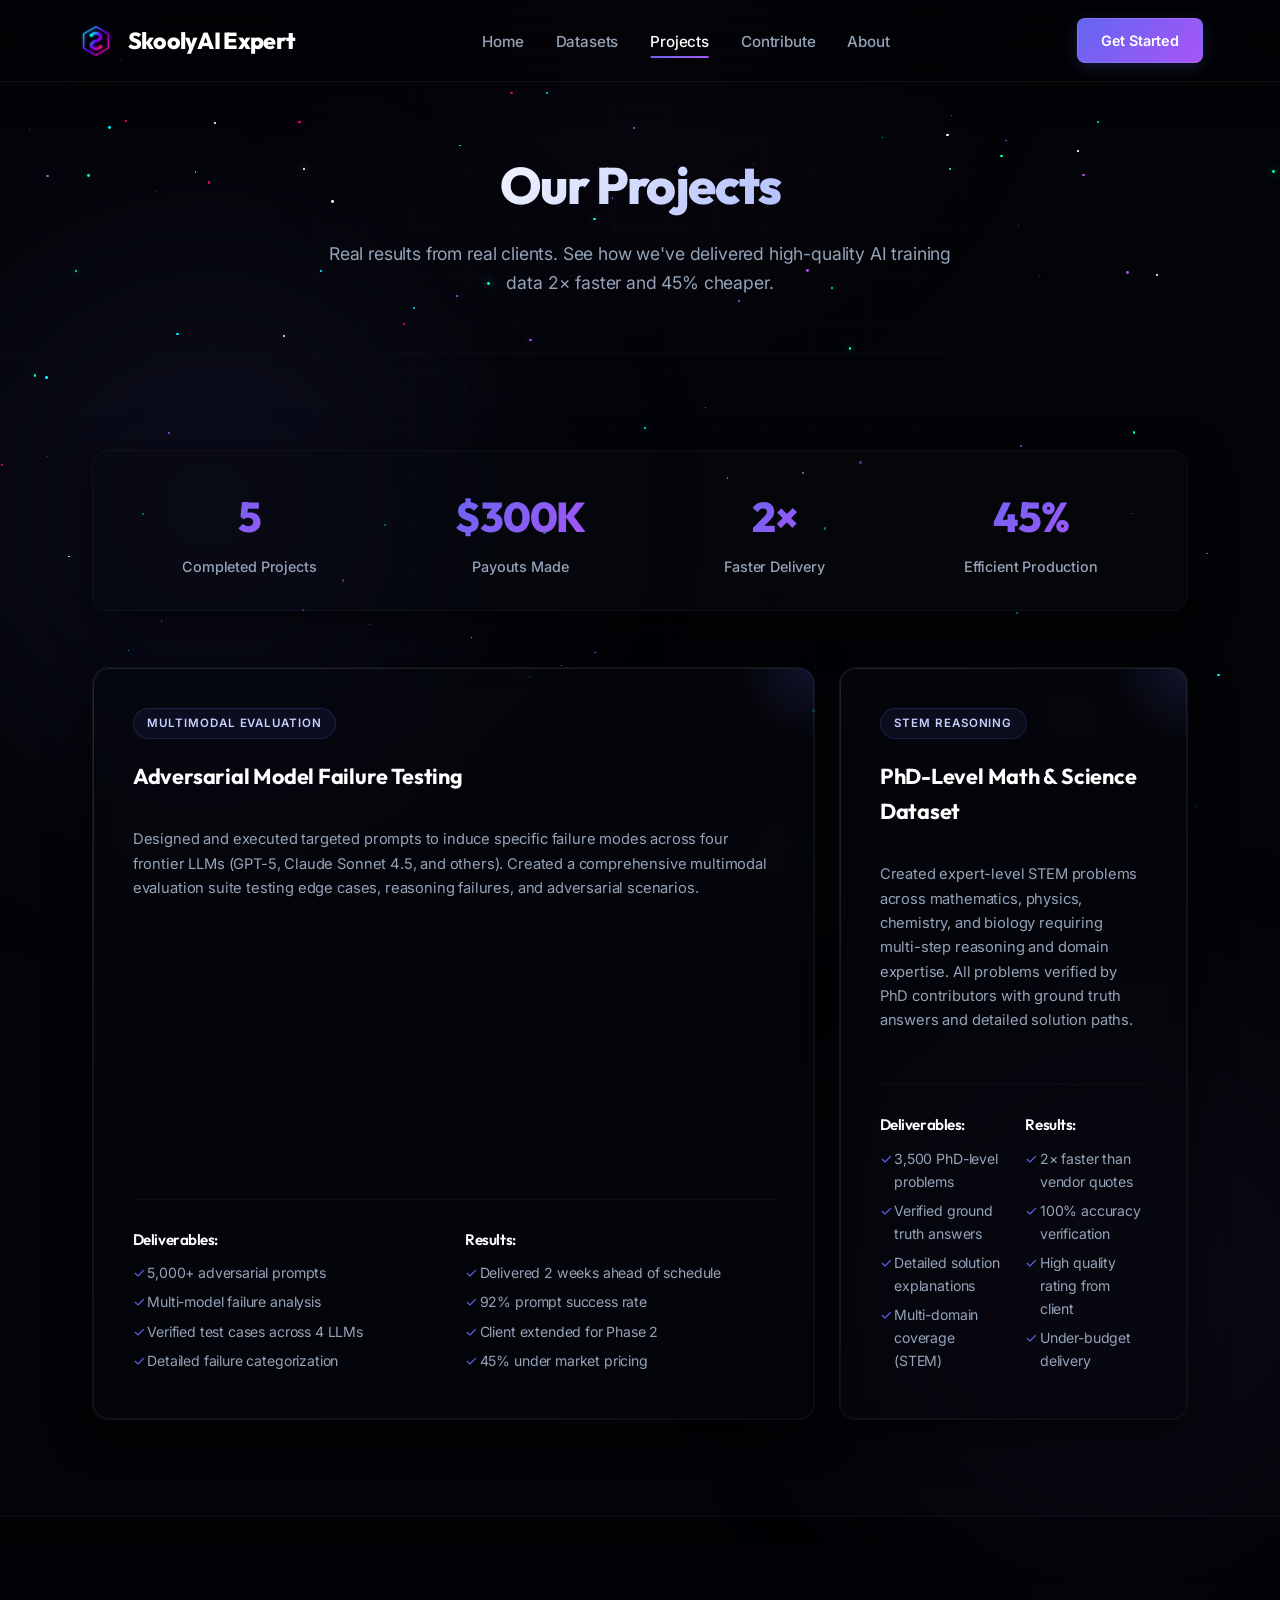
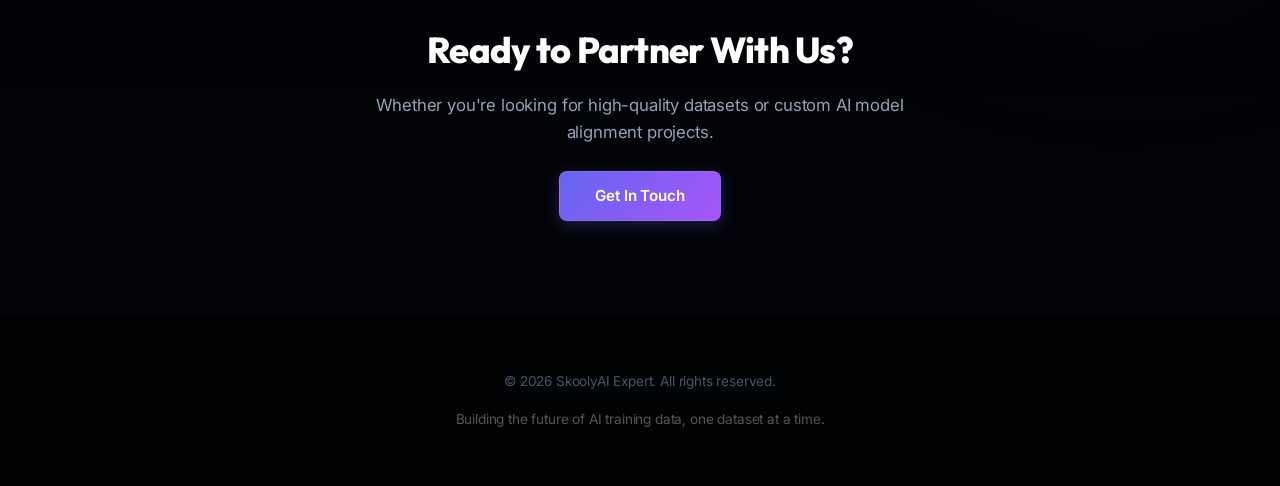
<file: projects.html>
<!DOCTYPE html>
<html lang="en">
<head>
    <meta charset="UTF-8">
    <meta name="viewport" content="width=device-width, initial-scale=1.0">
    <title>Projects - SkoolyAI Expert</title>
        <link rel="icon" type="image/svg+xml" href="data:image/svg+xml,%3Csvg xmlns='http://www.w3.org/2000/svg' viewBox='0 0 200 200'%3E%3Cdefs%3E%3Cfilter id='logoGlow'%3E%3CfeGaussianBlur stdDeviation='6' result='coloredBlur'/%3E%3CfeMerge%3E%3CfeMergeNode in='coloredBlur'/%3E%3CfeMergeNode in='SourceGraphic'/%3E%3C/feMerge%3E%3C/filter%3E%3ClinearGradient id='logoGrad' x1='0%25' y1='0%25' x2='100%25' y2='100%25'%3E%3Cstop offset='0%25' stop-color='%2300f0ff' /%3E%3Cstop offset='50%25' stop-color='%237000ff' /%3E%3Cstop offset='100%25' stop-color='%23ff007f' /%3E%3C/linearGradient%3E%3C/defs%3E%3Cg filter='url(%23logoGlow)'%3E%3Cpolygon points='100,25 165,62.5 165,137.5 100,175 35,137.5 35,62.5' stroke='url(%23logoGrad)' stroke-width='6' fill='none' stroke-linejoin='round'/%3E%3Cpath d='M 75,70 C 95,50 125,60 125,80 C 125,100 75,100 75,120 C 75,140 105,150 125,130' stroke='url(%23logoGrad)' stroke-width='12' stroke-linecap='round' fill='none' /%3E%3Ccircle cx='75' cy='70' r='7' fill='%2300f0ff' /%3E%3Ccircle cx='125' cy='130' r='7' fill='%23ff007f' /%3E%3C/g%3E%3C/svg%3E">
    <link rel="stylesheet" href="style.css">
</head>
<body>
    <!-- Ambient glows -->
    <div class="ambient-glow"></div>
    <div class="ambient-glow-2"></div>

    <div class="stars" id="starfield"></div>

    <nav class="nav">
        <a href="index.html" class="logo">
                        <div class="logo-icon">
                <svg viewBox="0 0 200 200" xmlns="http://www.w3.org/2000/svg">
                    <defs>
                        <filter id="logoGlow">
                            <feGaussianBlur stdDeviation="6" result="coloredBlur"/>
                            <feMerge>
                                <feMergeNode in="coloredBlur"/>
                                <feMergeNode in="SourceGraphic"/>
                            </feMerge>
                        </filter>
                        <linearGradient id="logoGrad" x1="0%" y1="0%" x2="100%" y2="100%">
                            <stop offset="0%" stop-color="#00f0ff" />
                            <stop offset="50%" stop-color="#7000ff" />
                            <stop offset="100%" stop-color="#ff007f" />
                        </linearGradient>
                    </defs>
                    <g filter="url(#logoGlow)">
                        <polygon points="100,25 165,62.5 165,137.5 100,175 35,137.5 35,62.5" stroke="url(#logoGrad)" stroke-width="6" fill="none" stroke-linejoin="round"/>
                        <path d="M 75,70 C 95,50 125,60 125,80 C 125,100 75,100 75,120 C 75,140 105,150 125,130" stroke="url(#logoGrad)" stroke-width="12" stroke-linecap="round" fill="none" />
                        <circle cx="75" cy="70" r="7" fill="#00f0ff" />
                        <circle cx="125" cy="130" r="7" fill="#ff007f" />
                    </g>
                </svg>
            </div>
            <span>SkoolyAI Expert</span>
        </a>
        <div class="hamburger" id="hamburger">
            <span></span>
            <span></span>
            <span></span>
        </div>
        <ul class="nav-links" id="navLinks">
            <li><a href="index.html">Home</a></li>
            <li><a href="datasets.html">Datasets</a></li>
            <li><a href="projects.html" class="active">Projects</a></li>
            <li><a href="contribute.html">Contribute</a></li>
            <li><a href="about.html">About</a></li>
        </ul>
        <a href="get-started.html" class="cta-button">Get Started</a>
    </nav>

    <section class="page-header">
        <div>
            <h1>Our Projects</h1>
            <p>Real results from real clients. See how we've delivered high-quality AI training data 2× faster and 45% cheaper.</p>
        </div>
    </section>

    <section class="section">
        <div class="stats-row">
            <div class="stat-item">
                <h3>5</h3>
                <p>Completed Projects</p>
            </div>
            <div class="stat-item">
                <h3>$300K</h3>
                <p>Payouts Made</p>
            </div>
            <div class="stat-item">
                <h3>2×</h3>
                <p>Faster Delivery</p>
            </div>
            <div class="stat-item">
                <h3>45%</h3>
                <p>Efficient Production</p>
            </div>
        </div>

        <div class="bento-grid">
            <div class="project-card span-2">
                <div class="project-header">
                    <div>
                        <span class="project-badge">Multimodal Evaluation</span>
                        <h3>Adversarial Model Failure Testing</h3>
                    </div>
                </div>
                
                <p>Designed and executed targeted prompts to induce specific failure modes across four frontier LLMs (GPT-5, Claude Sonnet 4.5, and others). Created a comprehensive multimodal evaluation suite testing edge cases, reasoning failures, and adversarial scenarios.</p>
                
                <div class="project-details">
                    <div class="detail-box">
                        <h4>Deliverables:</h4>
                        <ul>
                            <li>5,000+ adversarial prompts</li>
                            <li>Multi-model failure analysis</li>
                            <li>Verified test cases across 4 LLMs</li>
                            <li>Detailed failure categorization</li>
                        </ul>
                    </div>
                    <div class="detail-box">
                        <h4>Results:</h4>
                        <ul>
                            <li>Delivered 2 weeks ahead of schedule</li>
                            <li>92% prompt success rate</li>
                            <li>Client extended for Phase 2</li>
                            <li>45% under market pricing</li>
                        </ul>
                    </div>
                </div>
            </div>

            <div class="project-card">
                <div class="project-header">
                    <div>
                        <span class="project-badge">STEM Reasoning</span>
                        <h3>PhD-Level Math & Science Dataset</h3>
                    </div>
                </div>
                
                <p>Created expert-level STEM problems across mathematics, physics, chemistry, and biology requiring multi-step reasoning and domain expertise. All problems verified by PhD contributors with ground truth answers and detailed solution paths.</p>
                
                <div class="project-details">
                    <div class="detail-box">
                        <h4>Deliverables:</h4>
                        <ul>
                            <li>3,500 PhD-level problems</li>
                            <li>Verified ground truth answers</li>
                            <li>Detailed solution explanations</li>
                            <li>Multi-domain coverage (STEM)</li>
                        </ul>
                    </div>
                    <div class="detail-box">
                        <h4>Results:</h4>
                        <ul>
                            <li>2× faster than vendor quotes</li>
                            <li>100% accuracy verification</li>
                            <li>High quality rating from client</li>
                            <li>Under-budget delivery</li>
                        </ul>
                    </div>
                </div>
            </div>
        </div>
    </section>

    <section class="cta-section">
        <h2>Ready to Partner With Us?</h2>
        <p>Whether you're looking for high-quality datasets or custom AI model alignment projects.</p>
        <a href="get-started.html" class="button-primary">Get In Touch</a>
    </section>

    <footer>
        <p>&copy; 2026 SkoolyAI Expert. All rights reserved.</p>
        <p style="margin-top: 1rem; color: #555;">Building the future of AI training data, one dataset at a time.</p>
    </footer>

    <script>
        function createStars() {
            const starfield = document.getElementById('starfield');
            const numStars = 110;
            const colors = ['#ffffff', '#00f0ff', '#ff007f', '#a855f7', '#00ffcc'];
            
            for (let i = 0; i < numStars; i++) {
                const star = document.createElement('div');
                star.className = 'star';
                
                const size = Math.random() * 2.2 + 0.8;
                star.style.width = `${size}px`;
                star.style.height = `${size}px`;
                star.style.left = `${Math.random() * 100}%`;
                star.style.top = `${Math.random() * 100}%`;
                star.style.animationDelay = `${Math.random() * 4}s`;
                star.style.animationDuration = `${Math.random() * 4 + 3}s, ${Math.random() * 15 + 15}s`;
                star.style.background = colors[Math.floor(Math.random() * colors.length)];
                
                if (Math.random() > 0.6) {
                    star.style.boxShadow = `0 0 8px ${star.style.background}`;
                }
                
                starfield.appendChild(star);
            }
        }

        createStars();
    </script>
    <script>
    // Hamburger menu
    var hamburger = document.getElementById('hamburger');
    var navLinks = document.getElementById('navLinks');
    if (hamburger && navLinks) {
        hamburger.onclick = function() {
            navLinks.classList.toggle('active');
        };
    }
    </script>
</body>
</html>
</file>
<file: style.css>
@import url('https://fonts.googleapis.com/css2?family=Inter:wght@300;400;500;600;700&family=Outfit:wght@300;400;500;600;700;800;900&display=swap');

:root {
    --bg-dark: #030407;
    --bg-darker: #010204;
    --primary: #6366f1;
    --primary-rgb: 99, 102, 241;
    --secondary: #a855f7;
    --secondary-rgb: 168, 85, 247;
    --accent: #00f0ff;
    --accent-rgb: 0, 240, 255;
    --accent-pink: #ff007f;
    
    --grad-primary: linear-gradient(135deg, var(--primary), var(--secondary));
    --grad-primary-glow: linear-gradient(135deg, rgba(99, 102, 241, 0.4), rgba(168, 85, 247, 0.4));
    --grad-dark-glass: linear-gradient(135deg, rgba(255, 255, 255, 0.02) 0%, rgba(255, 255, 255, 0.005) 100%);
    --grad-border: linear-gradient(135deg, rgba(255, 255, 255, 0.08) 0%, rgba(255, 255, 255, 0.02) 100%);
    --grad-text: linear-gradient(135deg, #ffffff 30%, #a5b4fc 70%, #c084fc 100%);
    --grad-button-border: linear-gradient(135deg, rgba(255, 255, 255, 0.1) 0%, rgba(255, 255, 255, 0.02) 100%);
    
    --font-heading: 'Outfit', sans-serif;
    --font-body: 'Inter', sans-serif;
    
    --glass-bg: rgba(6, 8, 14, 0.6);
    --glass-border: rgba(255, 255, 255, 0.05);
    --glass-border-hover: rgba(99, 102, 241, 0.25);
    --glass-shadow: 0 12px 40px 0 rgba(0, 0, 0, 0.7);
    
    --transition-smooth: all 0.5s cubic-bezier(0.16, 1, 0.3, 1);
}

/* Base resets */
* {
    margin: 0;
    padding: 0;
    box-sizing: border-box;
}

html {
    scroll-behavior: smooth;
}

body {
    font-family: var(--font-body);
    background: var(--bg-dark);
    color: #e2e8f0;
    line-height: 1.625;
    overflow-x: hidden;
    position: relative;
    letter-spacing: -0.01em;
}

/* Technical blueprint grid background */
body::before {
    content: '';
    position: fixed;
    inset: 0;
    background-image: 
        linear-gradient(rgba(255, 255, 255, 0.015) 1px, transparent 1px),
        linear-gradient(90deg, rgba(255, 255, 255, 0.015) 1px, transparent 1px);
    background-size: 50px 50px;
    background-position: center center;
    mask-image: radial-gradient(circle at center, black 30%, transparent 80%);
    -webkit-mask-image: radial-gradient(circle at center, black 30%, transparent 80%);
    pointer-events: none;
    z-index: 0;
}

/* Ambient glow blobs */
.ambient-glow {
    position: absolute;
    width: 800px;
    height: 800px;
    background: radial-gradient(circle, rgba(var(--primary-rgb), 0.12) 0%, transparent 70%);
    border-radius: 50%;
    top: 5%;
    left: -15%;
    pointer-events: none;
    z-index: 0;
    animation: float-slow 22s ease-in-out infinite;
    filter: blur(100px);
}

.ambient-glow-2 {
    position: absolute;
    width: 700px;
    height: 700px;
    background: radial-gradient(circle, rgba(var(--secondary-rgb), 0.1) 0%, transparent 70%);
    border-radius: 50%;
    top: 45%;
    right: -15%;
    pointer-events: none;
    z-index: 0;
    animation: float-slow-reverse 26s ease-in-out infinite;
    filter: blur(120px);
}

@keyframes float-slow {
    0%, 100% { transform: translateY(0px) scale(1) rotate(0deg); }
    50% { transform: translateY(-40px) scale(1.06) rotate(10deg); }
}

@keyframes float-slow-reverse {
    0%, 100% { transform: translateY(0px) scale(1.06) rotate(0deg); }
    50% { transform: translateY(40px) scale(1) rotate(-10deg); }
}

/* Twinkling starfield background */
.stars {
    position: fixed;
    top: 0;
    left: 0;
    width: 100%;
    height: 100%;
    pointer-events: none;
    z-index: 0;
}

.star {
    position: absolute;
    border-radius: 50%;
    animation: twinkle 4s infinite alternate, drift-up 28s linear infinite;
}

@keyframes twinkle {
    0% { opacity: 0.1; }
    100% { opacity: 0.8; }
}

@keyframes drift-up {
    from { transform: translateY(0px); }
    to { transform: translateY(-140px); }
}

/* Typography styles */
h1, h2, h3, h4 {
    font-family: var(--font-heading);
    font-weight: 800;
    letter-spacing: -0.03em;
    color: #fff;
}

/* Floating Navigation */
.nav {
    position: fixed;
    top: 0;
    width: 100%;
    background: rgba(3, 4, 7, 0.7);
    backdrop-filter: blur(28px);
    -webkit-backdrop-filter: blur(28px);
    padding: 1.15rem 6%;
    display: flex;
    justify-content: space-between;
    align-items: center;
    z-index: 1000;
    border-bottom: 1px solid var(--glass-border);
    box-shadow: 0 4px 40px rgba(0, 0, 0, 0.4);
    transition: var(--transition-smooth);
}

.logo {
    display: flex;
    align-items: center;
    gap: 0.8rem;
    font-size: 1.45rem;
    font-weight: 800;
    color: #fff;
    text-decoration: none;
    font-family: var(--font-heading);
    letter-spacing: -0.03em;
}

.logo-icon {
    width: 38px;
    height: 38px;
    display: flex;
    align-items: center;
    justify-content: center;
    animation: spin-logo 20s linear infinite;
}

@keyframes spin-logo {
    from { transform: rotate(0deg); }
    to { transform: rotate(360deg); }
}

.nav-links {
    display: flex;
    gap: 2rem;
    list-style: none;
    align-items: center;
}

.nav-links a {
    color: #94a3b8;
    text-decoration: none;
    transition: var(--transition-smooth);
    position: relative;
    font-weight: 500;
    font-size: 0.95rem;
    padding: 0.35rem 0;
}

.nav-links a::after {
    content: '';
    position: absolute;
    bottom: -2px;
    left: 50%;
    width: 0;
    height: 2px;
    background: var(--grad-primary);
    transition: var(--transition-smooth);
    transform: translateX(-50%);
}

.nav-links a:hover,
.nav-links a.active {
    color: #fff;
}

.nav-links a:hover::after,
.nav-links a.active::after {
    width: 100%;
}

.cta-button {
    background: var(--grad-primary);
    color: #fff;
    padding: 0.6rem 1.45rem;
    border-radius: 8px;
    text-decoration: none;
    font-weight: 600;
    font-size: 0.9rem;
    transition: var(--transition-smooth);
    border: 1px solid rgba(255, 255, 255, 0.1);
    box-shadow: 0 4px 15px rgba(var(--primary-rgb), 0.2);
}

.cta-button:hover {
    transform: translateY(-2px);
    box-shadow: 0 8px 24px rgba(var(--primary-rgb), 0.4);
    border-color: rgba(255, 255, 255, 0.25);
}

/* Hamburger menu (Mobile nav toggle) */
.hamburger {
    display: none;
    flex-direction: column;
    gap: 5px;
    cursor: pointer;
    background: none;
    border: none;
    padding: 0.4rem;
    z-index: 1100;
}

.hamburger span {
    display: block;
    width: 22px;
    height: 2px;
    background: #fff;
    transition: var(--transition-smooth);
}

/* Hero Section */
.hero {
    min-height: 85vh;
    display: flex;
    align-items: center;
    justify-content: center;
    text-align: center;
    padding: 9rem 6% 4.5rem;
    background: radial-gradient(circle at center, rgba(var(--primary-rgb), 0.05) 0%, transparent 65%);
    position: relative;
    overflow: hidden;
}

.hero-content {
    max-width: 850px;
    position: relative;
    z-index: 1;
}

.hero h1 {
    font-size: 4.5rem;
    font-weight: 900;
    line-height: 1.08;
    margin-bottom: 1.25rem;
    background: var(--grad-text);
    -webkit-background-clip: text;
    -webkit-text-fill-color: transparent;
    background-clip: text;
    letter-spacing: -0.04em;
}

.hero p {
    font-size: 1.15rem;
    color: #94a3b8;
    margin-bottom: 2.5rem;
    max-width: 650px;
    margin-left: auto;
    margin-right: auto;
}

.hero-buttons {
    display: flex;
    gap: 1.25rem;
    justify-content: center;
    flex-wrap: wrap;
}

.button-primary {
    background: var(--grad-primary);
    color: #fff;
    padding: 0.9rem 2.2rem;
    border-radius: 8px;
    text-decoration: none;
    font-weight: 600;
    font-size: 0.95rem;
    transition: var(--transition-smooth);
    border: 1px solid rgba(255, 255, 255, 0.1);
    box-shadow: 0 4px 15px rgba(var(--primary-rgb), 0.25);
}

.button-primary:hover {
    transform: translateY(-2px);
    box-shadow: 0 10px 25px rgba(var(--primary-rgb), 0.45);
    border-color: rgba(255, 255, 255, 0.2);
}

.button-secondary {
    background: rgba(255, 255, 255, 0.02);
    color: #e2e8f0;
    padding: 0.9rem 2.2rem;
    border: 1px solid rgba(255, 255, 255, 0.08);
    border-radius: 8px;
    text-decoration: none;
    font-weight: 600;
    font-size: 0.95rem;
    transition: var(--transition-smooth);
}

.button-secondary:hover {
    background: rgba(255, 255, 255, 0.06);
    border-color: rgba(255, 255, 255, 0.15);
    color: #fff;
    transform: translateY(-2px);
}

/* Inner Page Header Sections */
.page-header {
    background: radial-gradient(circle at top, rgba(var(--secondary-rgb), 0.04) 0%, transparent 60%);
    padding: 9rem 6% 3.5rem;
    text-align: center;
    border-bottom: 1px solid rgba(255, 255, 255, 0.02);
    position: relative;
    z-index: 1;
}

.page-header h1 {
    font-size: 3.2rem;
    margin-bottom: 0.8rem;
    background: var(--grad-text);
    -webkit-background-clip: text;
    -webkit-text-fill-color: transparent;
    background-clip: text;
    letter-spacing: -0.03em;
}

.page-header p {
    font-size: 1.1rem;
    color: #94a3b8;
    max-width: 650px;
    margin: 0 auto;
}

/* Base Layout & Layout Sections */
.section {
    padding: 6rem 6%;
    max-width: 1250px;
    margin: 0 auto;
    position: relative;
    z-index: 1;
}

.section-title {
    font-size: 2.25rem;
    font-weight: 800;
    text-align: center;
    margin-bottom: 0.75rem;
    letter-spacing: -0.02em;
}

.section-subtitle {
    text-align: center;
    color: #94a3b8;
    font-size: 1.05rem;
    margin-bottom: 3.5rem;
    max-width: 600px;
    margin-left: auto;
    margin-right: auto;
}

/* Bento Grid System & Sizing */
.bento-grid {
    display: grid;
    grid-template-columns: repeat(3, 1fr);
    gap: 1.5rem;
    margin-top: 2.5rem;
}

.span-2 {
    grid-column: span 2;
}

.span-3 {
    grid-column: span 3;
}

@media (max-width: 1024px) {
    .bento-grid {
        grid-template-columns: repeat(2, 1fr);
    }
    
    .span-2, .span-3 {
        grid-column: span 2;
    }
}

@media (max-width: 768px) {
    .bento-grid {
        grid-template-columns: 1fr;
    }
    
    .span-2, .span-3 {
        grid-column: span 1;
    }
}

/* Bento/Glass Card styling */
.opening-card,
.feature-card,
.value-card,
.team-card,
.dataset-card,
.project-card,
.path-card {
    background: var(--glass-bg);
    border: 1px solid var(--glass-border);
    border-radius: 16px;
    padding: 2.5rem 2.25rem;
    transition: var(--transition-smooth);
    position: relative;
    overflow: hidden;
    box-shadow: var(--glass-shadow);
    backdrop-filter: blur(16px);
    -webkit-backdrop-filter: blur(16px);
    display: flex;
    flex-direction: column;
}

/* Inner border overlay for card definition */
.opening-card::before,
.feature-card::before,
.value-card::before,
.team-card::before,
.dataset-card::before,
.project-card::before,
.path-card::before {
    content: '';
    position: absolute;
    inset: 0;
    border-radius: 16px;
    padding: 1px;
    background: linear-gradient(135deg, rgba(255, 255, 255, 0.12) 0%, rgba(255, 255, 255, 0.02) 100%);
    -webkit-mask: linear-gradient(#fff 0 0) content-box, linear-gradient(#fff 0 0);
    -webkit-mask-composite: xor;
    mask-composite: exclude;
    pointer-events: none;
    transition: var(--transition-smooth);
}

.opening-card:hover::before,
.feature-card:hover::before,
.value-card:hover::before,
.team-card:hover::before,
.dataset-card:hover::before,
.project-card:hover::before,
.path-card:hover::before {
    background: var(--grad-primary-glow);
}

.opening-card:hover,
.feature-card:hover,
.value-card:hover,
.team-card:hover,
.dataset-card:hover,
.project-card:hover,
.path-card:hover {
    transform: translateY(-4px);
    border-color: rgba(var(--primary-rgb), 0.2);
    box-shadow: 0 20px 45px rgba(0, 0, 0, 0.6), 0 0 25px rgba(var(--primary-rgb), 0.08);
}

/* Glow gradient trail in card corner */
.opening-card::after,
.feature-card::after,
.value-card::after,
.team-card::after,
.dataset-card::after,
.project-card::after,
.path-card::after {
    content: '';
    position: absolute;
    width: 150px;
    height: 150px;
    background: radial-gradient(circle, rgba(var(--primary-rgb), 0.15) 0%, transparent 70%);
    border-radius: 50%;
    top: -75px;
    right: -75px;
    pointer-events: none;
    transition: var(--transition-smooth);
}

.opening-card:hover::after,
.feature-card:hover::after,
.value-card:hover::after,
.team-card:hover::after,
.dataset-card:hover::after,
.project-card:hover::after,
.path-card:hover::after {
    width: 250px;
    height: 250px;
    top: -125px;
    right: -125px;
    background: radial-gradient(circle, rgba(var(--secondary-rgb), 0.22) 0%, transparent 70%);
}

/* Card Badge component styling */
.opening-badge,
.dataset-badge,
.project-badge,
.team-badge {
    display: inline-block;
    background: rgba(var(--primary-rgb), 0.08);
    color: #c7d2fe;
    border: 1px solid rgba(var(--primary-rgb), 0.2);
    padding: 0.3rem 0.85rem;
    border-radius: 20px;
    font-size: 0.72rem;
    font-weight: 600;
    margin-bottom: 1.25rem;
    width: fit-content;
    text-transform: uppercase;
    letter-spacing: 0.08em;
}

.opening-card h3,
.feature-card h3,
.value-card h3,
.team-card h3,
.dataset-card h3,
.project-card h3,
.path-card h2 {
    font-size: 1.35rem;
    margin-bottom: 0.85rem;
    color: #fff;
    font-weight: 700;
    letter-spacing: -0.01em;
}

.opening-card p,
.feature-card p,
.value-card p,
.team-card p,
.dataset-card p,
.project-card p,
.path-card p {
    color: #94a3b8;
    font-size: 0.92rem;
    line-height: 1.65;
    margin-bottom: 1.5rem;
    flex-grow: 1;
    font-weight: 400;
}

.opening-requirements {
    background: rgba(255, 255, 255, 0.005);
    border-left: 2px solid var(--primary);
    padding: 1rem 1.15rem;
    margin: 1.25rem 0;
    border-radius: 0 8px 8px 0;
}

.opening-requirements h4 {
    color: #a5b4fc;
    font-size: 0.88rem;
    margin-bottom: 0.5rem;
    font-weight: 600;
}

.opening-requirements ul {
    list-style: none;
}

.opening-requirements li {
    color: #94a3b8;
    font-size: 0.84rem;
    margin-bottom: 0.35rem;
    padding-left: 0.9rem;
    position: relative;
}

.opening-requirements li::before {
    content: '→';
    position: absolute;
    left: 0;
    color: var(--secondary);
}

.opening-tags,
.dataset-tags {
    display: flex;
    gap: 0.5rem;
    flex-wrap: wrap;
    margin-bottom: 1.5rem;
}

.tag {
    background: rgba(255, 255, 255, 0.02);
    color: #cbd5e1;
    border: 1px solid rgba(255, 255, 255, 0.05);
    padding: 0.2rem 0.7rem;
    border-radius: 6px;
    font-size: 0.75rem;
    font-weight: 500;
}

.apply-btn,
.view-btn {
    background: rgba(255, 255, 255, 0.02);
    color: #fff;
    padding: 0.75rem 1.2rem;
    border-radius: 6px;
    text-decoration: none;
    font-weight: 600;
    text-align: center;
    font-size: 0.9rem;
    border: 1px solid rgba(255, 255, 255, 0.06);
    transition: var(--transition-smooth);
}

.apply-btn:hover,
.view-btn:hover {
    background: var(--grad-primary);
    border-color: rgba(255, 255, 255, 0.15);
    box-shadow: 0 4px 15px rgba(var(--primary-rgb), 0.25);
}

/* Feature cards icon decoration */
.feature-icon,
.value-icon,
.path-icon {
    font-size: 2rem;
    margin-bottom: 1.15rem;
    display: inline-block;
}

/* Statistics components */
.stats {
    display: grid;
    grid-template-columns: repeat(auto-fit, minmax(180px, 1fr));
    gap: 1.5rem;
    background: rgba(6, 8, 14, 0.5);
    border: 1px solid rgba(255, 255, 255, 0.04);
    border-radius: 16px;
    padding: 2.5rem;
    backdrop-filter: blur(12px);
    -webkit-backdrop-filter: blur(12px);
    box-shadow: var(--glass-shadow);
}

.stat-item {
    text-align: center;
}

.stat-item h4,
.stats-row .stat-item h3 {
    font-size: 2.6rem;
    font-weight: 800;
    background: var(--grad-primary);
    -webkit-background-clip: text;
    -webkit-text-fill-color: transparent;
    background-clip: text;
    margin-bottom: 0.25rem;
    letter-spacing: -0.03em;
}

.stat-item p {
    font-size: 0.9rem;
    color: #94a3b8;
    font-weight: 500;
}

/* CTA panels */
.cta-section {
    text-align: center;
    background: linear-gradient(to top, rgba(var(--primary-rgb), 0.03) 0%, transparent 100%), var(--bg-darker);
    border-top: 1px solid rgba(255, 255, 255, 0.03);
    padding: 6.5rem 6%;
}

.cta-section h2 {
    font-size: 2.25rem;
    font-weight: 800;
    margin-bottom: 0.75rem;
    letter-spacing: -0.02em;
}

.cta-section p {
    font-size: 1.05rem;
    color: #94a3b8;
    margin-bottom: 2.25rem;
    max-width: 550px;
    margin-left: auto;
    margin-right: auto;
}

/* Team layout page details */
.story-section {
    max-width: 760px;
    margin: 0 auto;
}

.story-section p {
    font-size: 1.05rem;
    color: #94a3b8;
    margin-bottom: 1.5rem;
    line-height: 1.7;
}

.story-section .highlight {
    color: #fff;
    font-weight: 600;
}

.role {
    font-size: 0.85rem;
    color: var(--secondary);
    font-weight: 600;
    margin-bottom: 0.9rem;
    text-transform: uppercase;
    letter-spacing: 0.08em;
}

/* Projects grid styling */
.projects-grid {
    display: flex;
    flex-direction: column;
    gap: 2rem;
    margin-top: 2rem;
}

.project-card {
    padding: 2.5rem;
}

.project-header {
    margin-bottom: 1.25rem;
}

.project-details {
    display: grid;
    grid-template-columns: 1fr 1fr;
    gap: 1.5rem;
    margin-top: 1.75rem;
    border-top: 1px solid rgba(255, 255, 255, 0.04);
    padding-top: 1.75rem;
}

.detail-box h4 {
    color: #fff;
    font-size: 0.95rem;
    font-weight: 600;
    margin-bottom: 0.6rem;
}

.detail-box ul {
    list-style: none;
}

.detail-box li {
    color: #94a3b8;
    font-size: 0.88rem;
    margin-bottom: 0.4rem;
    position: relative;
    padding-left: 0.9rem;
}

.detail-box li::before {
    content: '✓';
    position: absolute;
    left: 0;
    color: var(--primary);
}

.stats-row {
    display: flex;
    justify-content: space-around;
    align-items: center;
    background: rgba(6, 8, 14, 0.5);
    border: 1px solid rgba(255, 255, 255, 0.04);
    border-radius: 16px;
    padding: 2rem;
    margin-bottom: 3.5rem;
    flex-wrap: wrap;
    gap: 1.5rem;
    box-shadow: var(--glass-shadow);
}

/* Datasets specifications */
.dataset-specs {
    margin: 1.15rem 0;
    border-top: 1px solid rgba(255, 255, 255, 0.04);
    padding-top: 1.15rem;
}

.dataset-specs h4 {
    color: #fff;
    font-size: 0.9rem;
    margin-bottom: 0.65rem;
}

.spec-list {
    display: grid;
    grid-template-columns: 1fr 1fr;
    gap: 0.75rem;
}

.spec-item {
    display: flex;
    align-items: center;
    gap: 0.45rem;
    font-size: 0.84rem;
    color: #94a3b8;
}

/* Onboarding path cards container */
.paths-container {
    display: grid;
    grid-template-columns: repeat(auto-fit, minmax(320px, 1fr));
    gap: 2rem;
    margin-top: 3rem;
    text-align: left;
}

.path-features {
    margin: 1.25rem 0;
}

.path-features ul {
    list-style: none;
}

.path-features li {
    color: #94a3b8;
    font-size: 0.88rem;
    margin-bottom: 0.5rem;
    position: relative;
    padding-left: 1.15rem;
}

.path-features li::before {
    content: '✓';
    position: absolute;
    left: 0;
    color: var(--accent);
}

.path-button {
    background: rgba(255, 255, 255, 0.02);
    border: 1px solid rgba(255, 255, 255, 0.08);
    color: #fff;
    padding: 0.9rem;
    border-radius: 8px;
    text-decoration: none;
    font-weight: 600;
    display: block;
    text-align: center;
    transition: var(--transition-smooth);
}

.path-button:hover {
    background: var(--grad-primary);
    border-color: rgba(255, 255, 255, 0.15);
    transform: translateY(-2px);
    box-shadow: 0 8px 20px rgba(var(--primary-rgb), 0.3);
}

/* Form Styles & Controls (contribute.html) */
.form-container {
    max-width: 700px;
    margin: 2.5rem auto 0;
    background: rgba(6, 8, 14, 0.5);
    border: 1px solid var(--glass-border);
    border-radius: 16px;
    padding: 3.5rem 2.5rem;
    box-shadow: var(--glass-shadow);
    backdrop-filter: blur(16px);
    -webkit-backdrop-filter: blur(16px);
    position: relative;
}

.form-container::before {
    content: '';
    position: absolute;
    inset: 0;
    border-radius: 16px;
    padding: 1px;
    background: linear-gradient(135deg, rgba(255, 255, 255, 0.1) 0%, rgba(255, 255, 255, 0.02) 100%);
    -webkit-mask: linear-gradient(#fff 0 0) content-box, linear-gradient(#fff 0 0);
    -webkit-mask-composite: xor;
    mask-composite: exclude;
    pointer-events: none;
}

.honeypot {
    display: none;
}

.form-group {
    margin-bottom: 1.75rem;
}

.form-group label {
    display: block;
    font-size: 0.85rem;
    font-weight: 600;
    color: #fff;
    margin-bottom: 0.5rem;
}

.form-group input[type="text"],
.form-group input[type="email"],
.form-group input[type="tel"],
.form-group input[type="url"],
.form-group select,
.form-group textarea {
    width: 100%;
    background: rgba(0, 0, 0, 0.3);
    border: 1px solid rgba(255, 255, 255, 0.08);
    color: #fff;
    padding: 0.8rem 1rem;
    border-radius: 6px;
    font-size: 0.92rem;
    transition: var(--transition-smooth);
    font-family: var(--font-body);
}

.form-group input:focus,
.form-group select:focus,
.form-group textarea:focus {
    outline: none;
    border-color: rgba(var(--primary-rgb), 0.5);
    background: rgba(0, 0, 0, 0.45);
    box-shadow: 0 0 0 3px rgba(var(--primary-rgb), 0.12);
}

.form-group select option {
    background: #06080e;
    color: #fff;
}

.form-note {
    font-size: 0.78rem;
    color: #64748b;
    margin-top: 0.35rem;
}

.form-group textarea {
    height: 120px;
    resize: vertical;
}

.submit-btn {
    width: 100%;
    background: var(--grad-primary);
    color: #fff;
    border: 1px solid rgba(255, 255, 255, 0.1);
    padding: 0.95rem;
    border-radius: 8px;
    font-size: 1rem;
    font-weight: 600;
    cursor: pointer;
    transition: var(--transition-smooth);
    box-shadow: 0 4px 15px rgba(var(--primary-rgb), 0.25);
}

.submit-btn:hover {
    transform: translateY(-2px);
    box-shadow: 0 10px 25px rgba(var(--primary-rgb), 0.4);
    border-color: rgba(255, 255, 255, 0.2);
}

.form-message {
    margin-top: 1.25rem;
    font-size: 0.9rem;
    text-align: center;
    border-radius: 6px;
    transition: var(--transition-smooth);
}

.form-message.success {
    color: #34d399;
    padding: 0.75rem;
    background: rgba(52, 211, 153, 0.05);
    border: 1px solid rgba(52, 211, 153, 0.12);
}

.form-message.error {
    color: #f87171;
    padding: 0.75rem;
    background: rgba(248, 113, 113, 0.05);
    border: 1px solid rgba(248, 113, 113, 0.12);
}

/* Footer Section */
footer {
    background: var(--bg-darker);
    border-top: 1px solid rgba(255, 255, 255, 0.02);
    padding: 3.5rem 6%;
    text-align: center;
    position: relative;
    z-index: 1;
}

footer p {
    font-size: 0.85rem;
    color: #475569;
}

/* Responsive Media Queries */
@media (max-width: 968px) {
    .hero h1 {
        font-size: 3.6rem;
    }
    
    .page-header h1 {
        font-size: 2.6rem;
    }
    
    .nav-links {
        position: fixed;
        top: 0;
        left: -100%;
        width: 260px;
        height: 100vh;
        background: rgba(3, 4, 7, 0.97);
        backdrop-filter: blur(24px);
        -webkit-backdrop-filter: blur(24px);
        flex-direction: column;
        justify-content: center;
        gap: 2rem;
        transition: var(--transition-smooth);
        z-index: 1099;
        border-right: 1px solid var(--glass-border);
    }
    
    .nav-links.active {
        left: 0;
    }
    
    .hamburger {
        display: flex;
    }
    
    .cta-button {
        display: none;
    }
    
    .project-details {
        grid-template-columns: 1fr;
        gap: 1.25rem;
    }
}

@media (max-width: 480px) {
    .hero h1 {
        font-size: 2.6rem;
    }
    
    .page-header h1 {
        font-size: 2rem;
    }
    
    .section-title {
        font-size: 1.85rem;
    }
    
    .hero p {
        font-size: 1.05rem;
    }
    
    .form-container {
        padding: 2.5rem 1.5rem;
    }
}
</file>
